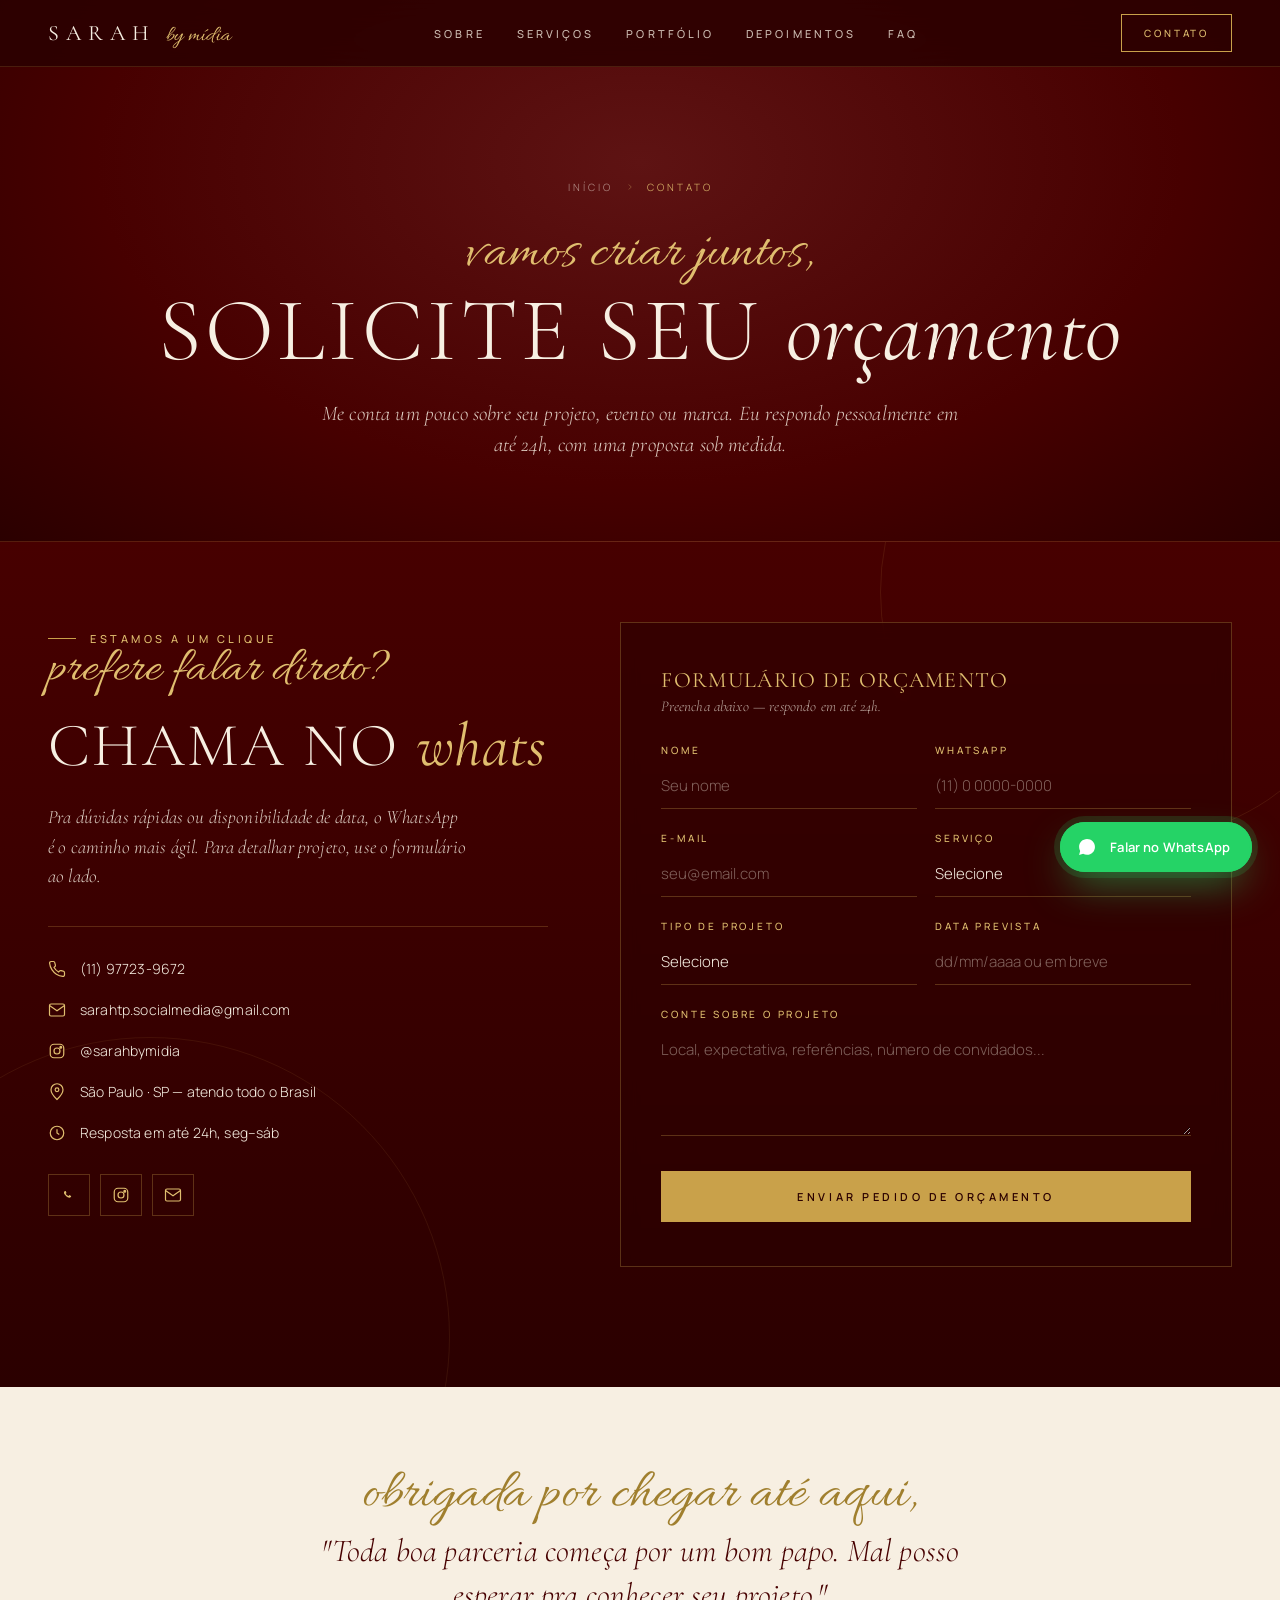
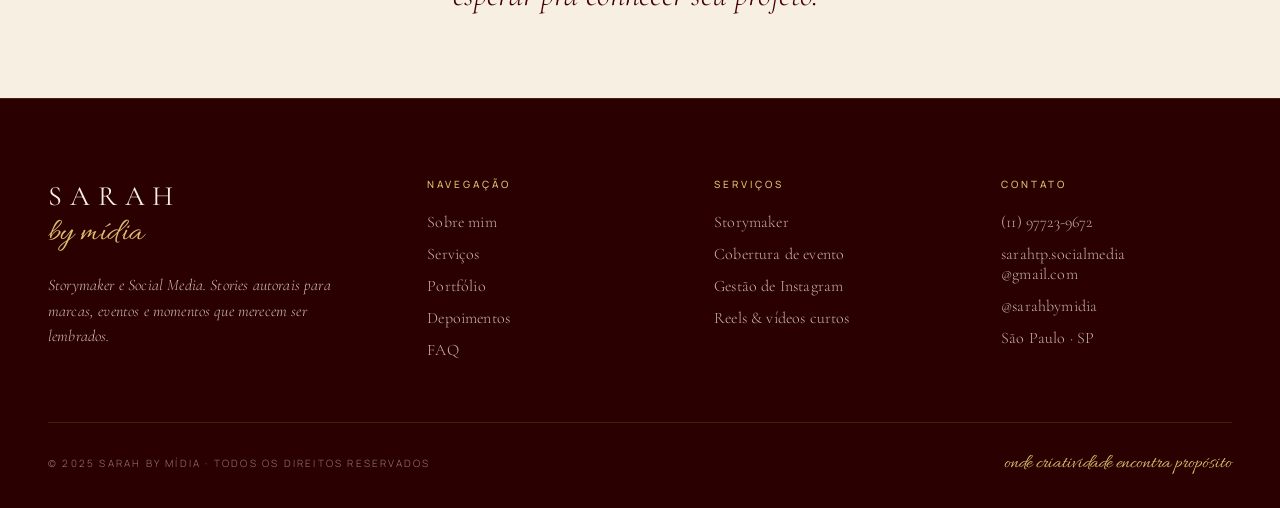
<file: contato.html>
<!DOCTYPE html>
<html lang="pt-BR">
<head>
<meta charset="UTF-8" />
<meta name="viewport" content="width=device-width, initial-scale=1.0" />
<title>Contato — Sarah by Mídia</title>
<link rel="preconnect" href="https://fonts.googleapis.com">
<link rel="preconnect" href="https://fonts.gstatic.com" crossorigin>
<link href="https://fonts.googleapis.com/css2?family=Cormorant+Garamond:ital,wght@0,300;0,400;0,500;1,300;1,400;1,500&family=Allura&family=Manrope:wght@200;300;400;500;600&display=swap" rel="stylesheet">
<link rel="stylesheet" href="styles.css">

<style>
.contact-wrap {
  position: relative; overflow: hidden;
  background: linear-gradient(180deg, var(--wine), var(--wine-deep));
  padding: 80px 48px 120px;
}
.contact-wrap::before {
  content: ""; position: absolute;
  top: -200px; right: -100px; width: 500px; height: 500px;
  border: 1px solid var(--gold); border-radius: 50%;
  opacity: 0.12; pointer-events: none;
}
.contact-wrap::after {
  content: ""; position: absolute;
  bottom: -250px; left: -150px; width: 600px; height: 600px;
  border: 1px solid var(--gold); border-radius: 50%;
  opacity: 0.1; pointer-events: none;
}
.contact__grid {
  max-width: 1280px; margin: 0 auto;
  display: grid; grid-template-columns: 0.9fr 1.1fr; gap: 72px; align-items: flex-start;
  position: relative;
}
.contact__copy .eyebrow { color: var(--gold-light); }
.contact__copy h2 {
  font-family: var(--font-display); font-weight: 300;
  font-size: clamp(36px, 4.8vw, 64px);
  letter-spacing: 0.04em; text-transform: uppercase;
  color: var(--cream); margin: 18px 0 6px;
}
.contact__copy h2 .italic { font-style: italic; font-weight: 400; text-transform: none; color: var(--gold-light); letter-spacing: 0.005em; }
.contact__copy .script { font-size: clamp(32px, 4vw, 50px); }
.contact__copy p {
  font-family: var(--font-display); font-style: italic; font-weight: 300;
  font-size: 19px; line-height: 1.55; color: rgba(247,239,226,0.85);
  margin: 24px 0 36px; max-width: 420px;
}
.contact__info {
  display: flex; flex-direction: column; gap: 22px;
  padding-top: 32px; border-top: 1px solid rgba(201,161,74,0.25);
}
.contact__info-row {
  display: flex; gap: 14px; align-items: center;
  font-size: 14px; color: var(--cream);
}
.contact__info-row a { color: var(--cream); transition: color 0.2s; }
.contact__info-row a:hover { color: var(--gold-light); }
.contact__info-row svg { width: 18px; height: 18px; color: var(--gold-light); flex-shrink: 0; }

.contact__socials { margin-top: 32px; display: flex; gap: 10px; }
.contact__socials a {
  width: 42px; height: 42px;
  border: 1px solid rgba(201,161,74,0.3);
  display: grid; place-items: center;
  color: var(--gold-light);
  transition: background 0.25s, color 0.25s;
}
.contact__socials a:hover { background: var(--gold); color: var(--wine-deep); }
.contact__socials svg { width: 18px; height: 18px; }

/* form */
.form {
  background: rgba(43,0,0,0.55);
  border: 1px solid rgba(201,161,74,0.3);
  padding: 44px 40px;
  backdrop-filter: blur(8px);
}
.form__heading {
  font-family: var(--font-display); font-weight: 400;
  font-size: 22px; letter-spacing: 0.06em; text-transform: uppercase;
  color: var(--gold-light); margin-bottom: 4px;
}
.form__sub {
  font-family: var(--font-display); font-style: italic; font-weight: 300;
  font-size: 15px; color: rgba(247,239,226,0.7);
  margin-bottom: 28px;
}
.form__row { display: grid; grid-template-columns: 1fr 1fr; gap: 18px; }
.form__field { margin-bottom: 22px; }
.form__field--full { grid-column: 1/-1; }
.form__field label {
  display: block;
  font-size: 10px; letter-spacing: 0.28em; text-transform: uppercase;
  color: var(--gold-light); margin-bottom: 8px; font-weight: 500;
}
.form__field input,
.form__field select,
.form__field textarea {
  width: 100%;
  background: transparent; color: var(--cream);
  border: none; border-bottom: 1px solid rgba(201,161,74,0.3);
  padding: 10px 0 12px;
  font-family: var(--font-body); font-size: 15px; font-weight: 300;
  outline: none; transition: border-color 0.25s;
}
.form__field input::placeholder, .form__field textarea::placeholder { color: rgba(247,239,226,0.4); }
.form__field input:focus, .form__field select:focus, .form__field textarea:focus { border-color: var(--gold); }
.form__field select { appearance: none; cursor: pointer; }
.form__field select option { background: var(--wine-deep); color: var(--cream); }
.form__field textarea { resize: vertical; min-height: 90px; }
.form__submit {
  width: 100%;
  padding: 18px;
  background: var(--gold); color: var(--wine-deep);
  font-family: var(--font-body); font-weight: 600;
  font-size: 11px; letter-spacing: 0.32em; text-transform: uppercase;
  margin-top: 8px;
  transition: background 0.25s;
}
.form__submit:hover { background: var(--gold-light); }

@media (max-width: 980px) {
  .contact__grid { grid-template-columns: 1fr; gap: 48px; }
  .form { padding: 32px 24px; }
  .form__row { grid-template-columns: 1fr; }
}

/* THANKS BANNER */
.thanks-band {
  background: var(--cream); color: var(--ink);
  padding: 80px 48px; text-align: center;
}
.thanks-band .script { font-size: clamp(36px, 4.6vw, 56px); color: var(--gold-deep); margin-bottom: 6px; }
.thanks-band h3 {
  font-family: var(--font-display); font-weight: 300; font-style: italic;
  font-size: clamp(22px, 3vw, 32px);
  color: var(--wine); max-width: 700px; margin: 0 auto; line-height: 1.4;
}
</style>
</head>
<body>

<header class="nav solid" id="nav">
  <a href="index.html" class="nav__brand">Sarah <small>by mídia</small></a>
  <nav class="nav__links">
    <a href="sobre.html">Sobre</a>
    <a href="servicos.html">Serviços</a>
    <a href="portfolio.html">Portfólio</a>
    <a href="depoimentos.html">Depoimentos</a>
    <a href="faq.html">FAQ</a>
  </nav>
  <div style="display:flex; gap:12px; align-items:center;">
    <a href="contato.html" class="nav__cta active">Contato</a>
    <button class="nav__toggle" aria-label="Menu" onclick="document.getElementById('nav').classList.toggle('open')">
      <svg viewBox="0 0 24 24" fill="none" stroke="currentColor" stroke-width="1.6" width="18" height="18"><path d="M4 7h16M4 12h16M4 17h16"/></svg>
    </button>
  </div>
</header>

<section class="page-hero">
  <div class="crumbs">
    <a href="index.html">Início</a>
    <svg viewBox="0 0 24 24" fill="none" stroke="currentColor" stroke-width="1.6"><path d="M9 6l6 6-6 6"/></svg>
    <span>Contato</span>
  </div>
  <div class="script">vamos criar juntos,</div>
  <h1>Solicite seu <span class="italic">orçamento</span></h1>
  <p>Me conta um pouco sobre seu projeto, evento ou marca. Eu respondo pessoalmente em até 24h, com uma proposta sob medida.</p>
</section>

<section class="contact-wrap">
  <div class="contact__grid">
    <div class="contact__copy">
      <div class="eyebrow">Estamos a um clique</div>
      <div class="script">prefere falar direto?</div>
      <h2>Chama no <span class="italic">whats</span></h2>
      <p>Pra dúvidas rápidas ou disponibilidade de data, o WhatsApp é o caminho mais ágil. Para detalhar projeto, use o formulário ao lado.</p>
      <div class="contact__info">
        <div class="contact__info-row">
          <svg viewBox="0 0 24 24" fill="none" stroke="currentColor" stroke-width="1.6"><path d="M22 16.92v3a2 2 0 01-2.18 2 19.79 19.79 0 01-8.63-3.07 19.5 19.5 0 01-6-6 19.79 19.79 0 01-3.07-8.67A2 2 0 014.11 2h3a2 2 0 012 1.72 12.84 12.84 0 00.7 2.81 2 2 0 01-.45 2.11L8.09 9.91a16 16 0 006 6l1.27-1.27a2 2 0 012.11-.45 12.84 12.84 0 002.81.7A2 2 0 0122 16.92z"/></svg>
          <a href="https://wa.me/5511977239672" target="_blank">(11) 97723-9672</a>
        </div>
        <div class="contact__info-row">
          <svg viewBox="0 0 24 24" fill="none" stroke="currentColor" stroke-width="1.6"><path d="M4 4h16c1.1 0 2 .9 2 2v12c0 1.1-.9 2-2 2H4c-1.1 0-2-.9-2-2V6c0-1.1.9-2 2-2z"/><polyline points="22,6 12,13 2,6"/></svg>
          <a href="mailto:sarahtp.socialmedia@gmail.com">sarahtp.socialmedia@gmail.com</a>
        </div>
        <div class="contact__info-row">
          <svg viewBox="0 0 24 24" fill="none" stroke="currentColor" stroke-width="1.6"><rect x="3" y="3" width="18" height="18" rx="5"/><circle cx="12" cy="12" r="4"/><circle cx="17" cy="7" r="1.2" fill="currentColor"/></svg>
          <a href="#" target="_blank">@sarahbymidia</a>
        </div>
        <div class="contact__info-row">
          <svg viewBox="0 0 24 24" fill="none" stroke="currentColor" stroke-width="1.6"><path d="M12 22s-8-7.5-8-13a8 8 0 0116 0c0 5.5-8 13-8 13z"/><circle cx="12" cy="9" r="2.5"/></svg>
          <span>São Paulo · SP — atendo todo o Brasil</span>
        </div>
        <div class="contact__info-row">
          <svg viewBox="0 0 24 24" fill="none" stroke="currentColor" stroke-width="1.6"><circle cx="12" cy="12" r="9"/><path d="M12 7v5l3 2"/></svg>
          <span>Resposta em até 24h, seg–sáb</span>
        </div>
      </div>
      <div class="contact__socials">
        <a href="https://wa.me/5511977239672" target="_blank" aria-label="WhatsApp">
          <svg viewBox="0 0 32 32" fill="currentColor"><path d="M19.11 17.31c-.31-.16-1.84-.91-2.13-1.01-.29-.11-.49-.16-.7.16-.21.31-.8 1.01-.98 1.22-.18.21-.36.23-.67.08-.31-.16-1.31-.48-2.5-1.54-.92-.82-1.55-1.84-1.73-2.15-.18-.31-.02-.48.14-.63.14-.14.31-.36.47-.54.16-.18.21-.31.31-.52.1-.21.05-.39-.03-.54-.08-.16-.7-1.69-.96-2.31-.25-.61-.51-.53-.7-.54-.18-.01-.39-.01-.6-.01-.21 0-.54.08-.83.39-.29.31-1.09 1.07-1.09 2.6 0 1.53 1.12 3.01 1.27 3.22.16.21 2.2 3.36 5.34 4.71.74.32 1.33.51 1.78.66.75.24 1.43.21 1.97.13.6-.09 1.84-.75 2.1-1.48.26-.73.26-1.35.18-1.48-.08-.13-.28-.21-.59-.36z"/></svg>
        </a>
        <a href="#" aria-label="Instagram">
          <svg viewBox="0 0 24 24" fill="none" stroke="currentColor" stroke-width="1.6"><rect x="3" y="3" width="18" height="18" rx="5"/><circle cx="12" cy="12" r="4"/><circle cx="17" cy="7" r="1.2" fill="currentColor"/></svg>
        </a>
        <a href="mailto:sarahtp.socialmedia@gmail.com" aria-label="E-mail">
          <svg viewBox="0 0 24 24" fill="none" stroke="currentColor" stroke-width="1.6"><path d="M4 4h16c1.1 0 2 .9 2 2v12c0 1.1-.9 2-2 2H4c-1.1 0-2-.9-2-2V6c0-1.1.9-2 2-2z"/><polyline points="22,6 12,13 2,6"/></svg>
        </a>
      </div>
    </div>

    <form class="form" onsubmit="event.preventDefault(); document.getElementById('thanks').scrollIntoView({behavior:'smooth'}); this.reset();">
      <div class="form__heading">Formulário de orçamento</div>
      <div class="form__sub">Preencha abaixo — respondo em até 24h.</div>
      <div class="form__row">
        <div class="form__field">
          <label>Nome</label>
          <input type="text" placeholder="Seu nome" required />
        </div>
        <div class="form__field">
          <label>WhatsApp</label>
          <input type="tel" placeholder="(11) 0 0000-0000" required />
        </div>
      </div>
      <div class="form__row">
        <div class="form__field">
          <label>E-mail</label>
          <input type="email" placeholder="seu@email.com" required />
        </div>
        <div class="form__field">
          <label>Serviço</label>
          <select required>
            <option value="">Selecione</option>
            <option>Storymaker — Evento</option>
            <option>Storymaker + Reels</option>
            <option>Social Media (mensal)</option>
            <option>Pacote completo</option>
            <option>Outro</option>
          </select>
        </div>
      </div>
      <div class="form__row">
        <div class="form__field">
          <label>Tipo de projeto</label>
          <select required>
            <option value="">Selecione</option>
            <option>Casamento</option>
            <option>Aniversário / 15 anos</option>
            <option>Formatura</option>
            <option>Marca / empresa</option>
            <option>Lançamento</option>
            <option>Outro</option>
          </select>
        </div>
        <div class="form__field">
          <label>Data prevista</label>
          <input type="text" placeholder="dd/mm/aaaa ou em breve" />
        </div>
      </div>
      <div class="form__field form__field--full">
        <label>Conte sobre o projeto</label>
        <textarea rows="4" placeholder="Local, expectativa, referências, número de convidados..." required></textarea>
      </div>
      <button type="submit" class="form__submit">Enviar pedido de orçamento</button>
    </form>
  </div>
</section>

<section class="thanks-band" id="thanks">
  <div class="script">obrigada por chegar até aqui,</div>
  <h3>"Toda boa parceria começa por um bom papo. Mal posso esperar pra conhecer seu projeto."</h3>
</section>

<footer class="footer">
  <div class="footer__grid">
    <div>
      <div class="footer__brand">Sarah</div>
      <div class="footer__tagline">by mídia</div>
      <p class="footer__about">Storymaker e Social Media. Stories autorais para marcas, eventos e momentos que merecem ser lembrados.</p>
    </div>
    <div class="footer__col">
      <h4>Navegação</h4>
      <ul>
        <li><a href="sobre.html">Sobre mim</a></li>
        <li><a href="servicos.html">Serviços</a></li>
        <li><a href="portfolio.html">Portfólio</a></li>
        <li><a href="depoimentos.html">Depoimentos</a></li>
        <li><a href="faq.html">FAQ</a></li>
      </ul>
    </div>
    <div class="footer__col">
      <h4>Serviços</h4>
      <ul>
        <li><a href="servicos.html">Storymaker</a></li>
        <li><a href="servicos.html">Cobertura de evento</a></li>
        <li><a href="servicos.html">Gestão de Instagram</a></li>
        <li><a href="servicos.html">Reels & vídeos curtos</a></li>
      </ul>
    </div>
    <div class="footer__col">
      <h4>Contato</h4>
      <ul>
        <li><a href="https://wa.me/5511977239672">(11) 97723-9672</a></li>
        <li><a href="mailto:sarahtp.socialmedia@gmail.com">sarahtp.socialmedia<br>@gmail.com</a></li>
        <li><a href="#">@sarahbymidia</a></li>
        <li>São Paulo · SP</li>
      </ul>
    </div>
  </div>
  <div class="footer__bottom">
    <span>© 2025 Sarah by Mídia · Todos os direitos reservados</span>
    <small>onde criatividade encontra propósito</small>
  </div>
</footer>

<a href="https://wa.me/5511977239672?text=Ol%C3%A1%20Sarah%2C%20vim%20do%20site%20e%20gostaria%20de%20um%20or%C3%A7amento." class="wa-float" target="_blank" rel="noopener">
  <span class="pulse"></span>
  <svg viewBox="0 0 32 32" fill="currentColor"><path d="M19.11 17.31c-.31-.16-1.84-.91-2.13-1.01-.29-.11-.49-.16-.7.16-.21.31-.8 1.01-.98 1.22-.18.21-.36.23-.67.08-.31-.16-1.31-.48-2.5-1.54-.92-.82-1.55-1.84-1.73-2.15-.18-.31-.02-.48.14-.63.14-.14.31-.36.47-.54.16-.18.21-.31.31-.52.1-.21.05-.39-.03-.54-.08-.16-.7-1.69-.96-2.31-.25-.61-.51-.53-.7-.54-.18-.01-.39-.01-.6-.01-.21 0-.54.08-.83.39-.29.31-1.09 1.07-1.09 2.6 0 1.53 1.12 3.01 1.27 3.22.16.21 2.2 3.36 5.34 4.71.74.32 1.33.51 1.78.66.75.24 1.43.21 1.97.13.6-.09 1.84-.75 2.1-1.48.26-.73.26-1.35.18-1.48-.08-.13-.28-.21-.59-.36zM16.04 4.5C9.69 4.5 4.5 9.69 4.5 16.04c0 2.04.53 4.03 1.54 5.79L4.5 27.5l5.86-1.53c1.7.93 3.61 1.42 5.68 1.42 6.35 0 11.54-5.19 11.54-11.54S22.39 4.5 16.04 4.5z"/></svg>
  <span>Falar no WhatsApp</span>
</a>

</body>
</html>
</file>
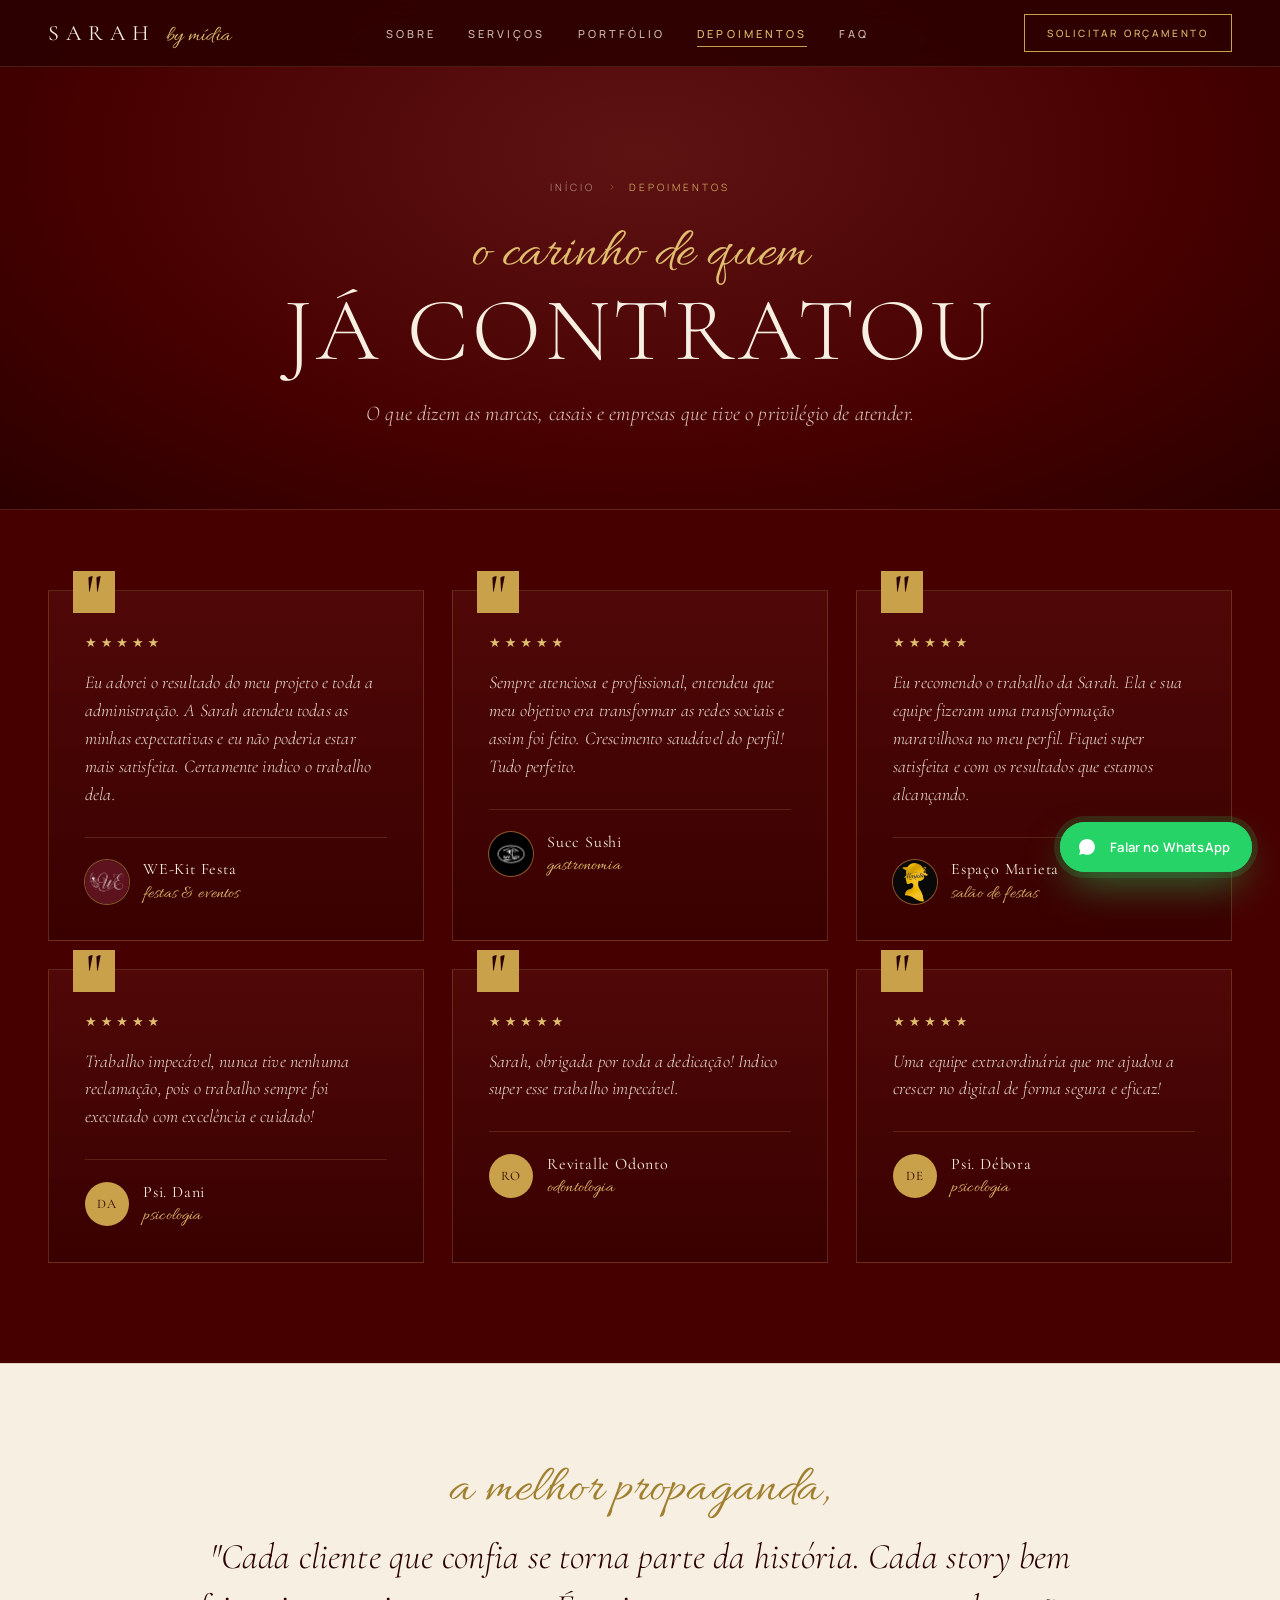
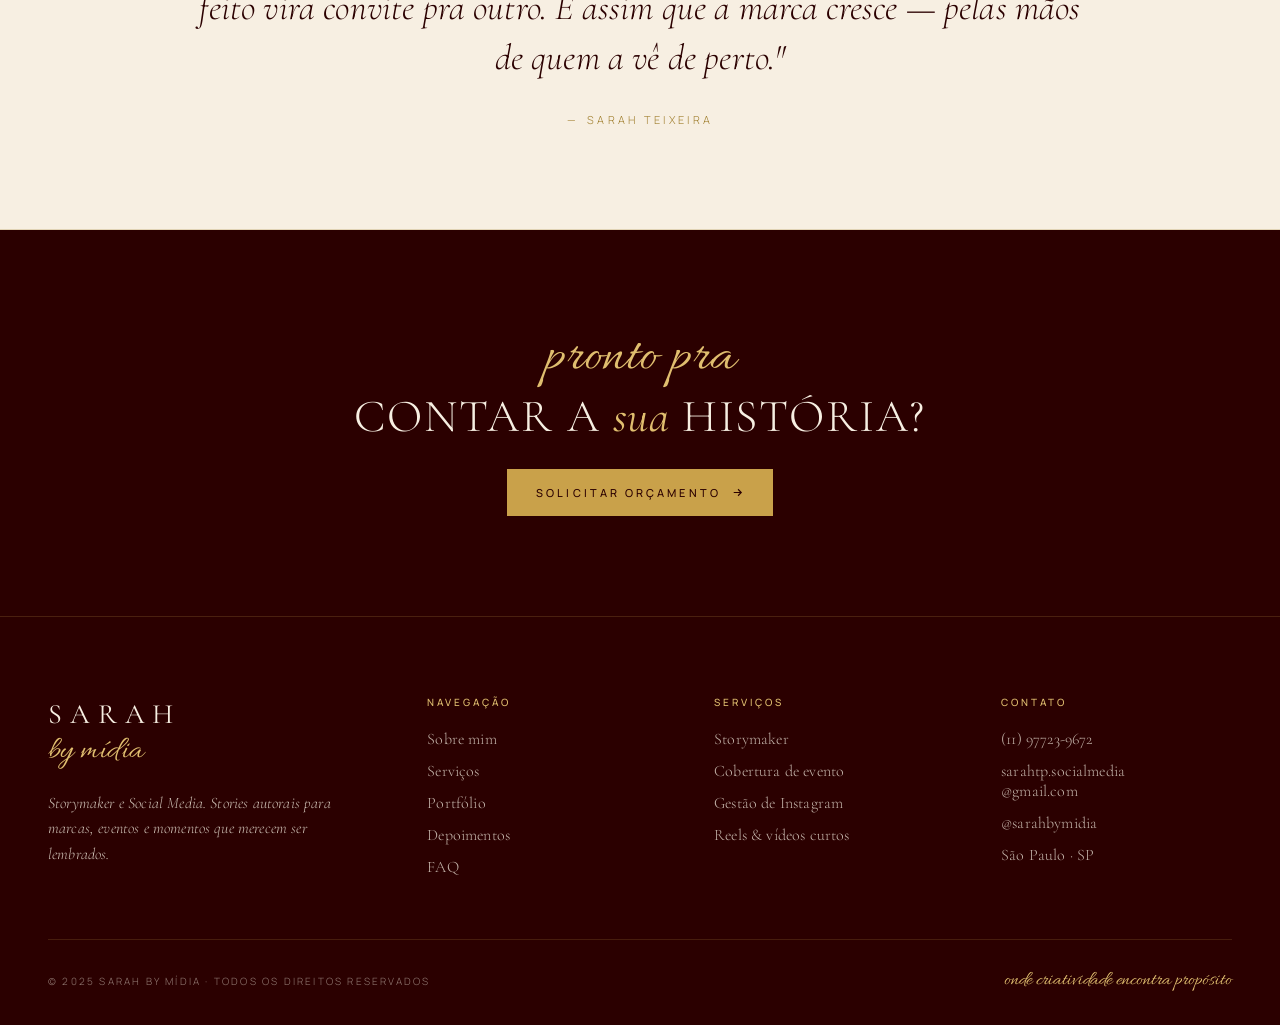
<file: depoimentos.html>
<!DOCTYPE html>
<html lang="pt-BR">
<head>
<meta charset="UTF-8" />
<meta name="viewport" content="width=device-width, initial-scale=1.0" />
<title>Depoimentos — Sarah by Mídia</title>
<link rel="preconnect" href="https://fonts.googleapis.com">
<link rel="preconnect" href="https://fonts.gstatic.com" crossorigin>
<link href="https://fonts.googleapis.com/css2?family=Cormorant+Garamond:ital,wght@0,300;0,400;0,500;1,300;1,400;1,500&family=Allura&family=Manrope:wght@200;300;400;500;600&display=swap" rel="stylesheet">
<link rel="stylesheet" href="styles.css">

<style>
.testimonials { padding: 80px 48px 100px; }
.testimonials__container { max-width: 1280px; margin: 0 auto; }
.testimonials__grid {
  display: grid; grid-template-columns: repeat(3, 1fr); gap: 28px;
}
.testimonial {
  background: linear-gradient(180deg, rgba(94,19,19,0.4), rgba(43,0,0,0.5));
  border: 1px solid rgba(201,161,74,0.25);
  padding: 42px 36px 36px; position: relative;
}
.testimonial__quote {
  position: absolute; top: -20px; left: 24px;
  width: 42px; height: 42px; background: var(--gold); color: var(--wine-deep);
  display: grid; place-items: center;
  font-family: var(--font-display); font-size: 56px;
  font-weight: 400; line-height: 0; padding-top: 4px;
}
.testimonial__stars {
  color: var(--gold-light); margin-bottom: 18px;
  letter-spacing: 4px; font-size: 13px;
}
.testimonial__text {
  font-family: var(--font-display); font-style: italic; font-weight: 300;
  font-size: 18px; line-height: 1.55;
  color: rgba(247,239,226,0.92); margin-bottom: 28px;
}
.testimonial__person {
  display: flex; align-items: center; gap: 14px;
  padding-top: 22px; border-top: 1px solid rgba(201,161,74,0.2);
}
.testimonial__avatar {
  width: 44px; height: 44px; border-radius: 50%;
  background: var(--gold);
  display: grid; place-items: center;
  font-family: var(--font-display); font-weight: 400;
  color: var(--wine-deep); font-size: 13px;
  letter-spacing: 0.06em;
  flex-shrink: 0; overflow: hidden;
}
.testimonial__avatar img {
  width: 100%; height: 100%;
  object-fit: cover; border-radius: 50%;
  display: block;
}
.testimonial__avatar--logo {
  background: none;
  box-shadow: 0 0 0 1px rgba(201,161,74,0.55);
}
.testimonial__name strong {
  font-family: var(--font-display); font-weight: 400;
  font-size: 16px; color: var(--cream);
  letter-spacing: 0.05em;
  display: block; line-height: 1.2;
}
.testimonial__name span {
  font-family: var(--font-script);
  font-size: 18px; color: var(--gold-light); line-height: 1;
}
@media (max-width: 980px) { .testimonials__grid { grid-template-columns: 1fr 1fr; } }
@media (max-width: 720px) { .testimonials__grid { grid-template-columns: 1fr; } }

/* PULL QUOTE */
.pull-quote {
  background: var(--cream); color: var(--ink);
  padding: 100px 48px; text-align: center;
  border-top: 1px solid rgba(160,127,46,0.25);
  border-bottom: 1px solid rgba(160,127,46,0.25);
}
.pull-quote__inner { max-width: 900px; margin: 0 auto; }
.pull-quote .script { font-size: clamp(34px, 4.4vw, 52px); color: var(--gold-deep); }
.pull-quote blockquote {
  font-family: var(--font-display); font-style: italic; font-weight: 300;
  font-size: clamp(24px, 3.2vw, 36px); line-height: 1.4;
  color: var(--wine-deep); margin: 16px 0 24px;
}
.pull-quote cite {
  font-style: normal;
  font-size: 11px; letter-spacing: 0.3em; text-transform: uppercase;
  color: var(--gold-deep);
}
.pull-quote cite::before { content: "—"; margin-right: 8px; }

.cta-band {
  padding: 100px 48px; text-align: center; background: var(--wine-deep);
}
.cta-band .script { font-size: clamp(36px, 4.6vw, 56px); margin-bottom: 6px; }
.cta-band h2 {
  font-family: var(--font-display); font-weight: 300;
  font-size: clamp(28px, 3.8vw, 46px); letter-spacing: 0.04em; text-transform: uppercase;
  color: var(--cream); margin-bottom: 28px;
}
.cta-band h2 .italic { font-style: italic; font-weight: 400; text-transform: none; color: var(--gold-light); letter-spacing: 0.005em; }
</style>
</head>
<body>

<header class="nav solid" id="nav">
  <a href="index.html" class="nav__brand">Sarah <small>by mídia</small></a>
  <nav class="nav__links">
    <a href="sobre.html">Sobre</a>
    <a href="servicos.html">Serviços</a>
    <a href="portfolio.html">Portfólio</a>
    <a href="depoimentos.html" class="active">Depoimentos</a>
    <a href="faq.html">FAQ</a>
  </nav>
  <div style="display:flex; gap:12px; align-items:center;">
    <a href="contato.html" class="nav__cta">Solicitar orçamento</a>
    <button class="nav__toggle" aria-label="Menu" onclick="document.getElementById('nav').classList.toggle('open')">
      <svg viewBox="0 0 24 24" fill="none" stroke="currentColor" stroke-width="1.6" width="18" height="18"><path d="M4 7h16M4 12h16M4 17h16"/></svg>
    </button>
  </div>
</header>

<section class="page-hero">
  <div class="crumbs">
    <a href="index.html">Início</a>
    <svg viewBox="0 0 24 24" fill="none" stroke="currentColor" stroke-width="1.6"><path d="M9 6l6 6-6 6"/></svg>
    <span>Depoimentos</span>
  </div>
  <div class="script">o carinho de quem</div>
  <h1>já contratou</h1>
  <p>O que dizem as marcas, casais e empresas que tive o privilégio de atender.</p>
</section>

<section class="testimonials">
  <div class="testimonials__container">
    <div class="testimonials__grid">
      <article class="testimonial">
        <div class="testimonial__quote">"</div>
        <div class="testimonial__stars">★★★★★</div>
        <p class="testimonial__text">Eu adorei o resultado do meu projeto e toda a administração. A Sarah atendeu todas as minhas expectativas e eu não poderia estar mais satisfeita. Certamente indico o trabalho dela.</p>
        <div class="testimonial__person">
          <div class="testimonial__avatar testimonial__avatar--logo"><img src="uploads/we.jpg" alt="Logo WE-Kit Festa" /></div>
          <div class="testimonial__name">
            <strong>WE-Kit Festa</strong>
            <span>festas &amp; eventos</span>
          </div>
        </div>
      </article>

      <article class="testimonial">
        <div class="testimonial__quote">"</div>
        <div class="testimonial__stars">★★★★★</div>
        <p class="testimonial__text">Sempre atenciosa e profissional, entendeu que meu objetivo era transformar as redes sociais e assim foi feito. Crescimento saudável do perfil! Tudo perfeito.</p>
        <div class="testimonial__person">
          <div class="testimonial__avatar testimonial__avatar--logo"><img src="uploads/succ.jpg" alt="Logo Succ Sushi" /></div>
          <div class="testimonial__name">
            <strong>Succ Sushi</strong>
            <span>gastronomia</span>
          </div>
        </div>
      </article>

      <article class="testimonial">
        <div class="testimonial__quote">"</div>
        <div class="testimonial__stars">★★★★★</div>
        <p class="testimonial__text">Eu recomendo o trabalho da Sarah. Ela e sua equipe fizeram uma transformação maravilhosa no meu perfil. Fiquei super satisfeita e com os resultados que estamos alcançando.</p>
        <div class="testimonial__person">
          <div class="testimonial__avatar testimonial__avatar--logo"><img src="uploads/marieta.jpg" alt="Logo Espaço Marieta" /></div>
          <div class="testimonial__name">
            <strong>Espaço Marieta</strong>
            <span>salão de festas</span>
          </div>
        </div>
      </article>

      <article class="testimonial">
        <div class="testimonial__quote">"</div>
        <div class="testimonial__stars">★★★★★</div>
        <p class="testimonial__text">Trabalho impecável, nunca tive nenhuma reclamação, pois o trabalho sempre foi executado com excelência e cuidado!</p>
        <div class="testimonial__person">
          <div class="testimonial__avatar">DA</div>
          <div class="testimonial__name">
            <strong>Psi. Dani</strong>
            <span>psicologia</span>
          </div>
        </div>
      </article>

      <article class="testimonial">
        <div class="testimonial__quote">"</div>
        <div class="testimonial__stars">★★★★★</div>
        <p class="testimonial__text">Sarah, obrigada por toda a dedicação! Indico super esse trabalho impecável.</p>
        <div class="testimonial__person">
          <div class="testimonial__avatar">RO</div>
          <div class="testimonial__name">
            <strong>Revitalle Odonto</strong>
            <span>odontologia</span>
          </div>
        </div>
      </article>

      <article class="testimonial">
        <div class="testimonial__quote">"</div>
        <div class="testimonial__stars">★★★★★</div>
        <p class="testimonial__text">Uma equipe extraordinária que me ajudou a crescer no digital de forma segura e eficaz!</p>
        <div class="testimonial__person">
          <div class="testimonial__avatar">DE</div>
          <div class="testimonial__name">
            <strong>Psi. Débora</strong>
            <span>psicologia</span>
          </div>
        </div>
      </article>
    </div>
  </div>
</section>

<section class="pull-quote">
  <div class="pull-quote__inner">
    <div class="script">a melhor propaganda,</div>
    <blockquote>
      "Cada cliente que confia se torna parte da história. Cada story bem feito vira convite pra outro. É assim que a marca cresce — pelas mãos de quem a vê de perto."
    </blockquote>
    <cite>Sarah Teixeira</cite>
  </div>
</section>

<section class="cta-band">
  <div class="script">pronto pra</div>
  <h2>contar a <span class="italic">sua</span> história?</h2>
  <a href="contato.html" class="btn btn-gold">
    Solicitar orçamento
    <svg viewBox="0 0 24 24" fill="none" stroke="currentColor" stroke-width="2"><path d="M5 12h14M13 6l6 6-6 6"/></svg>
  </a>
</section>

<footer class="footer">
  <div class="footer__grid">
    <div>
      <div class="footer__brand">Sarah</div>
      <div class="footer__tagline">by mídia</div>
      <p class="footer__about">Storymaker e Social Media. Stories autorais para marcas, eventos e momentos que merecem ser lembrados.</p>
    </div>
    <div class="footer__col">
      <h4>Navegação</h4>
      <ul>
        <li><a href="sobre.html">Sobre mim</a></li>
        <li><a href="servicos.html">Serviços</a></li>
        <li><a href="portfolio.html">Portfólio</a></li>
        <li><a href="depoimentos.html">Depoimentos</a></li>
        <li><a href="faq.html">FAQ</a></li>
      </ul>
    </div>
    <div class="footer__col">
      <h4>Serviços</h4>
      <ul>
        <li><a href="servicos.html">Storymaker</a></li>
        <li><a href="servicos.html">Cobertura de evento</a></li>
        <li><a href="servicos.html">Gestão de Instagram</a></li>
        <li><a href="servicos.html">Reels & vídeos curtos</a></li>
      </ul>
    </div>
    <div class="footer__col">
      <h4>Contato</h4>
      <ul>
        <li><a href="https://wa.me/5511977239672">(11) 97723-9672</a></li>
        <li><a href="mailto:sarahtp.socialmedia@gmail.com">sarahtp.socialmedia<br>@gmail.com</a></li>
        <li><a href="#">@sarahbymidia</a></li>
        <li>São Paulo · SP</li>
      </ul>
    </div>
  </div>
  <div class="footer__bottom">
    <span>© 2025 Sarah by Mídia · Todos os direitos reservados</span>
    <small>onde criatividade encontra propósito</small>
  </div>
</footer>

<a href="https://wa.me/5511977239672?text=Ol%C3%A1%20Sarah%2C%20vim%20do%20site%20e%20gostaria%20de%20um%20or%C3%A7amento." class="wa-float" target="_blank" rel="noopener">
  <span class="pulse"></span>
  <svg viewBox="0 0 32 32" fill="currentColor"><path d="M19.11 17.31c-.31-.16-1.84-.91-2.13-1.01-.29-.11-.49-.16-.7.16-.21.31-.8 1.01-.98 1.22-.18.21-.36.23-.67.08-.31-.16-1.31-.48-2.5-1.54-.92-.82-1.55-1.84-1.73-2.15-.18-.31-.02-.48.14-.63.14-.14.31-.36.47-.54.16-.18.21-.31.31-.52.1-.21.05-.39-.03-.54-.08-.16-.7-1.69-.96-2.31-.25-.61-.51-.53-.7-.54-.18-.01-.39-.01-.6-.01-.21 0-.54.08-.83.39-.29.31-1.09 1.07-1.09 2.6 0 1.53 1.12 3.01 1.27 3.22.16.21 2.2 3.36 5.34 4.71.74.32 1.33.51 1.78.66.75.24 1.43.21 1.97.13.6-.09 1.84-.75 2.1-1.48.26-.73.26-1.35.18-1.48-.08-.13-.28-.21-.59-.36zM16.04 4.5C9.69 4.5 4.5 9.69 4.5 16.04c0 2.04.53 4.03 1.54 5.79L4.5 27.5l5.86-1.53c1.7.93 3.61 1.42 5.68 1.42 6.35 0 11.54-5.19 11.54-11.54S22.39 4.5 16.04 4.5z"/></svg>
  <span>Falar no WhatsApp</span>
</a>

</body>
</html>
</file>
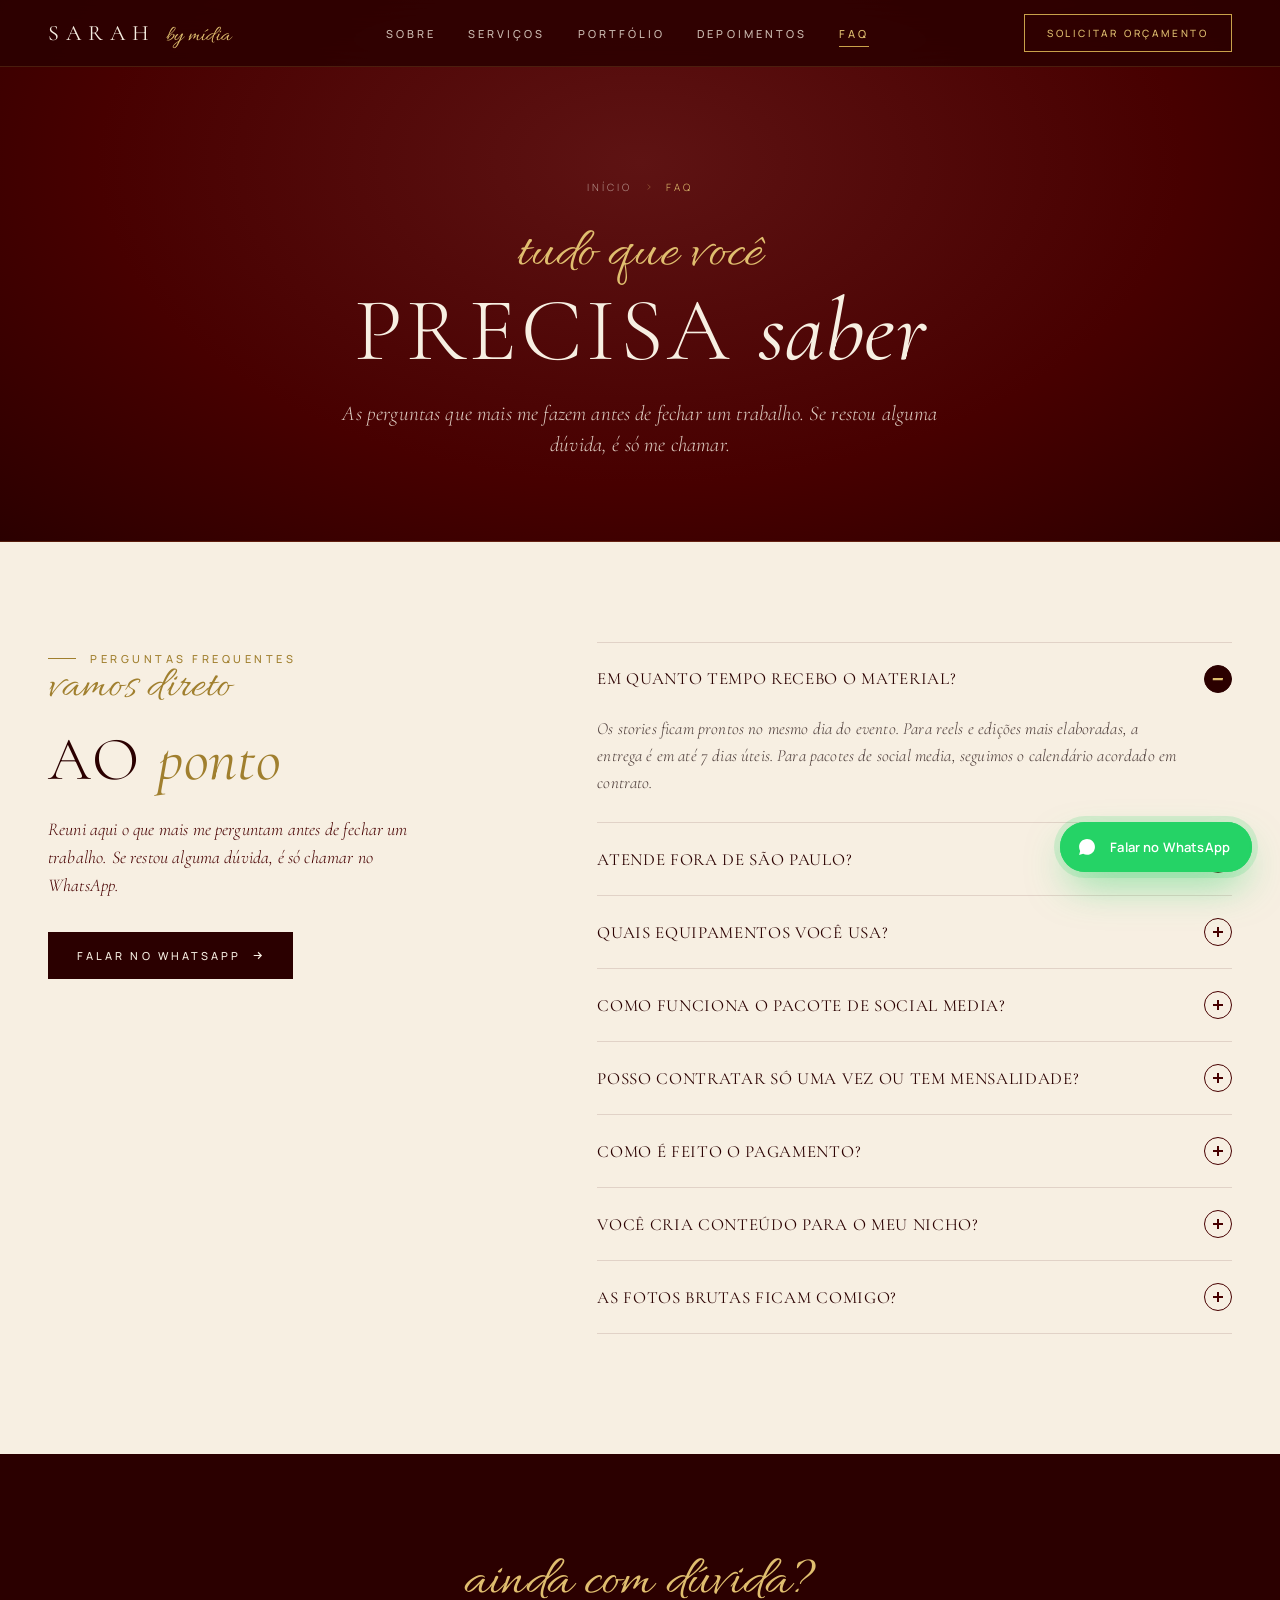
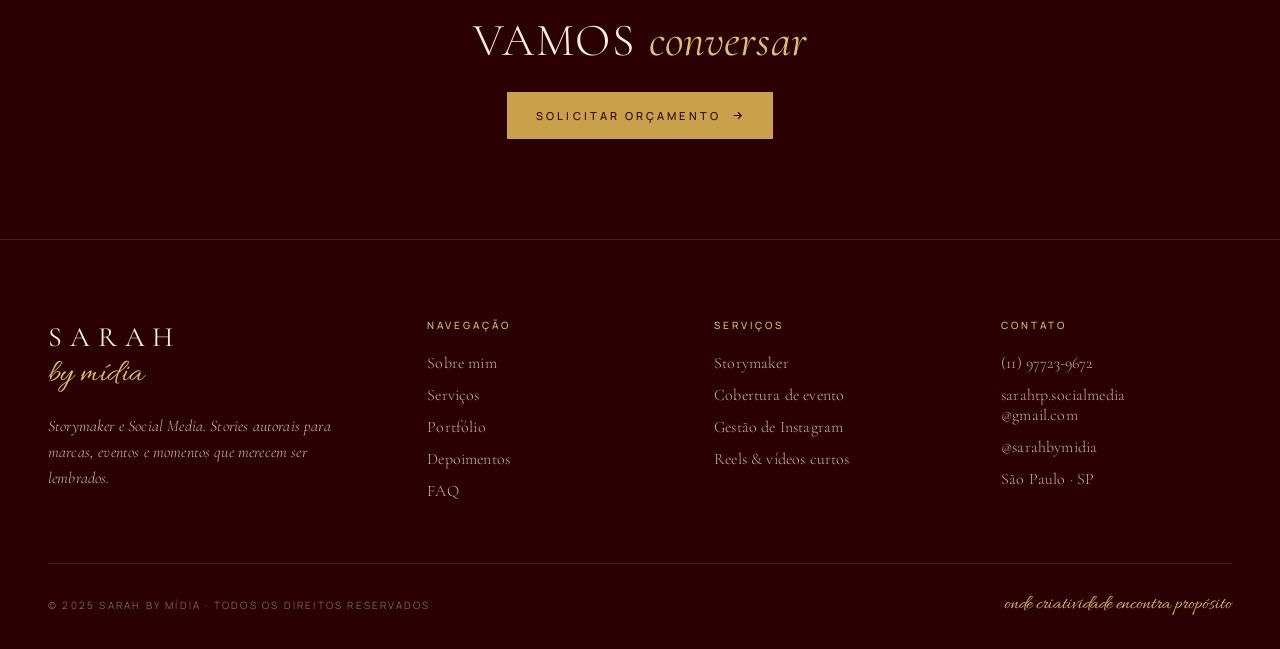
<file: faq.html>
<!DOCTYPE html>
<html lang="pt-BR">
<head>
<meta charset="UTF-8" />
<meta name="viewport" content="width=device-width, initial-scale=1.0" />
<title>FAQ — Sarah by Mídia</title>
<link rel="preconnect" href="https://fonts.googleapis.com">
<link rel="preconnect" href="https://fonts.gstatic.com" crossorigin>
<link href="https://fonts.googleapis.com/css2?family=Cormorant+Garamond:ital,wght@0,300;0,400;0,500;1,300;1,400;1,500&family=Allura&family=Manrope:wght@200;300;400;500;600&display=swap" rel="stylesheet">
<link rel="stylesheet" href="styles.css">

<style>
.faq {
  background: var(--cream); color: var(--ink);
  padding: 100px 48px 120px;
}
.faq__grid {
  max-width: 1280px; margin: 0 auto;
  display: grid; grid-template-columns: 0.85fr 1.15fr; gap: 80px; align-items: flex-start;
}
.faq__intro .eyebrow { color: var(--gold-deep); }
.faq__intro .eyebrow::before { background: var(--gold-deep); }
.faq__intro h2 {
  font-family: var(--font-display); font-weight: 300;
  font-size: clamp(36px, 4.8vw, 64px);
  letter-spacing: 0.04em; text-transform: uppercase;
  color: var(--wine-deep); margin: 18px 0 6px;
}
.faq__intro h2 .italic { font-style: italic; font-weight: 400; text-transform: none; color: var(--gold-deep); letter-spacing: 0.005em; }
.faq__intro .script {
  font-size: clamp(28px, 3.6vw, 44px); color: var(--gold-deep);
}
.faq__intro p {
  font-family: var(--font-display); font-style: italic; font-weight: 300;
  font-size: 18px; line-height: 1.55; color: var(--wine);
  margin: 24px 0 32px; max-width: 380px;
}

.faq__list { display: flex; flex-direction: column; }
.faq__item { border-bottom: 1px solid rgba(71,0,0,0.12); }
.faq__item:first-child { border-top: 1px solid rgba(71,0,0,0.12); }
.faq__q {
  display: flex; justify-content: space-between; align-items: center;
  width: 100%; padding: 22px 0; text-align: left;
  font-family: var(--font-display); font-weight: 400;
  font-size: 17px; letter-spacing: 0.04em;
  text-transform: uppercase;
  color: var(--wine-deep);
  transition: color 0.2s;
}
.faq__q:hover { color: var(--wine); }
.faq__q .plus {
  width: 28px; height: 28px; border: 1px solid var(--wine);
  border-radius: 50%;
  display: grid; place-items: center;
  position: relative; flex-shrink: 0;
  transition: background 0.25s, border-color 0.25s;
}
.faq__q .plus::before, .faq__q .plus::after {
  content: ""; position: absolute;
  background: var(--wine); transition: background 0.25s, transform 0.3s;
}
.faq__q .plus::before { width: 10px; height: 1.5px; }
.faq__q .plus::after { width: 1.5px; height: 10px; }
.faq__item.open .faq__q .plus { background: var(--wine-deep); border-color: var(--wine-deep); }
.faq__item.open .faq__q .plus::before { background: var(--gold-light); }
.faq__item.open .faq__q .plus::after { background: var(--gold-light); transform: rotate(90deg); }
.faq__a { max-height: 0; overflow: hidden; transition: max-height 0.4s ease, padding 0.4s ease; }
.faq__item.open .faq__a { max-height: 400px; padding: 0 0 26px; }
.faq__a p {
  font-family: var(--font-display); font-style: italic; font-weight: 300;
  font-size: 17px; line-height: 1.6; color: rgba(26,6,6,0.78);
  margin: 0; max-width: 580px;
}

@media (max-width: 980px) { .faq__grid { grid-template-columns: 1fr; gap: 48px; } }

.cta-band {
  padding: 100px 48px; text-align: center; background: var(--wine-deep);
}
.cta-band .script { font-size: clamp(36px, 4.6vw, 56px); margin-bottom: 6px; }
.cta-band h2 {
  font-family: var(--font-display); font-weight: 300;
  font-size: clamp(28px, 3.8vw, 46px); letter-spacing: 0.04em; text-transform: uppercase;
  color: var(--cream); margin-bottom: 28px;
}
.cta-band h2 .italic { font-style: italic; font-weight: 400; text-transform: none; color: var(--gold-light); letter-spacing: 0.005em; }
</style>
</head>
<body>

<header class="nav solid" id="nav">
  <a href="index.html" class="nav__brand">Sarah <small>by mídia</small></a>
  <nav class="nav__links">
    <a href="sobre.html">Sobre</a>
    <a href="servicos.html">Serviços</a>
    <a href="portfolio.html">Portfólio</a>
    <a href="depoimentos.html">Depoimentos</a>
    <a href="faq.html" class="active">FAQ</a>
  </nav>
  <div style="display:flex; gap:12px; align-items:center;">
    <a href="contato.html" class="nav__cta">Solicitar orçamento</a>
    <button class="nav__toggle" aria-label="Menu" onclick="document.getElementById('nav').classList.toggle('open')">
      <svg viewBox="0 0 24 24" fill="none" stroke="currentColor" stroke-width="1.6" width="18" height="18"><path d="M4 7h16M4 12h16M4 17h16"/></svg>
    </button>
  </div>
</header>

<section class="page-hero">
  <div class="crumbs">
    <a href="index.html">Início</a>
    <svg viewBox="0 0 24 24" fill="none" stroke="currentColor" stroke-width="1.6"><path d="M9 6l6 6-6 6"/></svg>
    <span>FAQ</span>
  </div>
  <div class="script">tudo que você</div>
  <h1>Precisa <span class="italic">saber</span></h1>
  <p>As perguntas que mais me fazem antes de fechar um trabalho. Se restou alguma dúvida, é só me chamar.</p>
</section>

<section class="faq">
  <div class="faq__grid">
    <div class="faq__intro">
      <div class="eyebrow">Perguntas frequentes</div>
      <div class="script">vamos direto</div>
      <h2>ao <span class="italic">ponto</span></h2>
      <p>Reuni aqui o que mais me perguntam antes de fechar um trabalho. Se restou alguma dúvida, é só chamar no WhatsApp.</p>
      <a href="https://wa.me/5511977239672" target="_blank" class="btn btn-wine">
        Falar no WhatsApp
        <svg viewBox="0 0 24 24" fill="none" stroke="currentColor" stroke-width="2"><path d="M5 12h14M13 6l6 6-6 6"/></svg>
      </a>
    </div>
    <div class="faq__list">
      <div class="faq__item open">
        <button class="faq__q">Em quanto tempo recebo o material? <span class="plus"></span></button>
        <div class="faq__a"><p>Os stories ficam prontos no mesmo dia do evento. Para reels e edições mais elaboradas, a entrega é em até 7 dias úteis. Para pacotes de social media, seguimos o calendário acordado em contrato.</p></div>
      </div>
      <div class="faq__item">
        <button class="faq__q">Atende fora de São Paulo? <span class="plus"></span></button>
        <div class="faq__a"><p>Sim! Atendo eventos em todo o Brasil. Para fora de SP, há um valor adicional referente a deslocamento e hospedagem, que combinamos antes de fechar.</p></div>
      </div>
      <div class="faq__item">
        <button class="faq__q">Quais equipamentos você usa? <span class="plus"></span></button>
        <div class="faq__a"><p>Trabalho com iPhone Pro de última geração, estabilizador profissional, microfones lapela e iluminação portátil para garantir captura de qualidade mesmo em ambientes desafiadores.</p></div>
      </div>
      <div class="faq__item">
        <button class="faq__q">Como funciona o pacote de social media? <span class="plus"></span></button>
        <div class="faq__a"><p>Trabalhamos com pacotes mensais com quantidade fixa de posts, stories e reels. Inclui planejamento, criação, agendamento, gestão de comentários e relatório mensal com métricas e insights.</p></div>
      </div>
      <div class="faq__item">
        <button class="faq__q">Posso contratar só uma vez ou tem mensalidade? <span class="plus"></span></button>
        <div class="faq__a"><p>Os dois! Para cobertura de eventos, é contratação avulsa por evento. Para gestão de redes, trabalho com contrato mínimo de 3 meses para garantir resultado consistente.</p></div>
      </div>
      <div class="faq__item">
        <button class="faq__q">Como é feito o pagamento? <span class="plus"></span></button>
        <div class="faq__a"><p>Aceito Pix, transferência ou cartão (em até 6x). Para eventos, 30% de sinal na reserva da data e o restante até 7 dias antes. Para mensalidade, no início de cada ciclo.</p></div>
      </div>
      <div class="faq__item">
        <button class="faq__q">Você cria conteúdo para o meu nicho? <span class="plus"></span></button>
        <div class="faq__a"><p>Atendo marcas autorais, casamentos, eventos sociais, lifestyle, beleza, gastronomia e empresas locais. Se seu nicho não está listado, me chama no WhatsApp pra conversar — talvez seja a hora de algo novo.</p></div>
      </div>
      <div class="faq__item">
        <button class="faq__q">As fotos brutas ficam comigo? <span class="plus"></span></button>
        <div class="faq__a"><p>Sim. Além das peças editadas, entrego uma seleção de fotos brutas em alta resolução. Tudo organizado em pasta digital que fica disponível por 30 dias.</p></div>
      </div>
    </div>
  </div>
</section>

<section class="cta-band">
  <div class="script">ainda com dúvida?</div>
  <h2>vamos <span class="italic">conversar</span></h2>
  <a href="contato.html" class="btn btn-gold">
    Solicitar orçamento
    <svg viewBox="0 0 24 24" fill="none" stroke="currentColor" stroke-width="2"><path d="M5 12h14M13 6l6 6-6 6"/></svg>
  </a>
</section>

<footer class="footer">
  <div class="footer__grid">
    <div>
      <div class="footer__brand">Sarah</div>
      <div class="footer__tagline">by mídia</div>
      <p class="footer__about">Storymaker e Social Media. Stories autorais para marcas, eventos e momentos que merecem ser lembrados.</p>
    </div>
    <div class="footer__col">
      <h4>Navegação</h4>
      <ul>
        <li><a href="sobre.html">Sobre mim</a></li>
        <li><a href="servicos.html">Serviços</a></li>
        <li><a href="portfolio.html">Portfólio</a></li>
        <li><a href="depoimentos.html">Depoimentos</a></li>
        <li><a href="faq.html">FAQ</a></li>
      </ul>
    </div>
    <div class="footer__col">
      <h4>Serviços</h4>
      <ul>
        <li><a href="servicos.html">Storymaker</a></li>
        <li><a href="servicos.html">Cobertura de evento</a></li>
        <li><a href="servicos.html">Gestão de Instagram</a></li>
        <li><a href="servicos.html">Reels & vídeos curtos</a></li>
      </ul>
    </div>
    <div class="footer__col">
      <h4>Contato</h4>
      <ul>
        <li><a href="https://wa.me/5511977239672">(11) 97723-9672</a></li>
        <li><a href="mailto:sarahtp.socialmedia@gmail.com">sarahtp.socialmedia<br>@gmail.com</a></li>
        <li><a href="#">@sarahbymidia</a></li>
        <li>São Paulo · SP</li>
      </ul>
    </div>
  </div>
  <div class="footer__bottom">
    <span>© 2025 Sarah by Mídia · Todos os direitos reservados</span>
    <small>onde criatividade encontra propósito</small>
  </div>
</footer>

<a href="https://wa.me/5511977239672?text=Ol%C3%A1%20Sarah%2C%20vim%20do%20site%20e%20gostaria%20de%20um%20or%C3%A7amento." class="wa-float" target="_blank" rel="noopener">
  <span class="pulse"></span>
  <svg viewBox="0 0 32 32" fill="currentColor"><path d="M19.11 17.31c-.31-.16-1.84-.91-2.13-1.01-.29-.11-.49-.16-.7.16-.21.31-.8 1.01-.98 1.22-.18.21-.36.23-.67.08-.31-.16-1.31-.48-2.5-1.54-.92-.82-1.55-1.84-1.73-2.15-.18-.31-.02-.48.14-.63.14-.14.31-.36.47-.54.16-.18.21-.31.31-.52.1-.21.05-.39-.03-.54-.08-.16-.7-1.69-.96-2.31-.25-.61-.51-.53-.7-.54-.18-.01-.39-.01-.6-.01-.21 0-.54.08-.83.39-.29.31-1.09 1.07-1.09 2.6 0 1.53 1.12 3.01 1.27 3.22.16.21 2.2 3.36 5.34 4.71.74.32 1.33.51 1.78.66.75.24 1.43.21 1.97.13.6-.09 1.84-.75 2.1-1.48.26-.73.26-1.35.18-1.48-.08-.13-.28-.21-.59-.36zM16.04 4.5C9.69 4.5 4.5 9.69 4.5 16.04c0 2.04.53 4.03 1.54 5.79L4.5 27.5l5.86-1.53c1.7.93 3.61 1.42 5.68 1.42 6.35 0 11.54-5.19 11.54-11.54S22.39 4.5 16.04 4.5z"/></svg>
  <span>Falar no WhatsApp</span>
</a>

<script>
document.querySelectorAll('.faq__item').forEach((item) => {
  item.querySelector('.faq__q').addEventListener('click', () => {
    item.classList.toggle('open');
  });
});
</script>

</body>
</html>
</file>
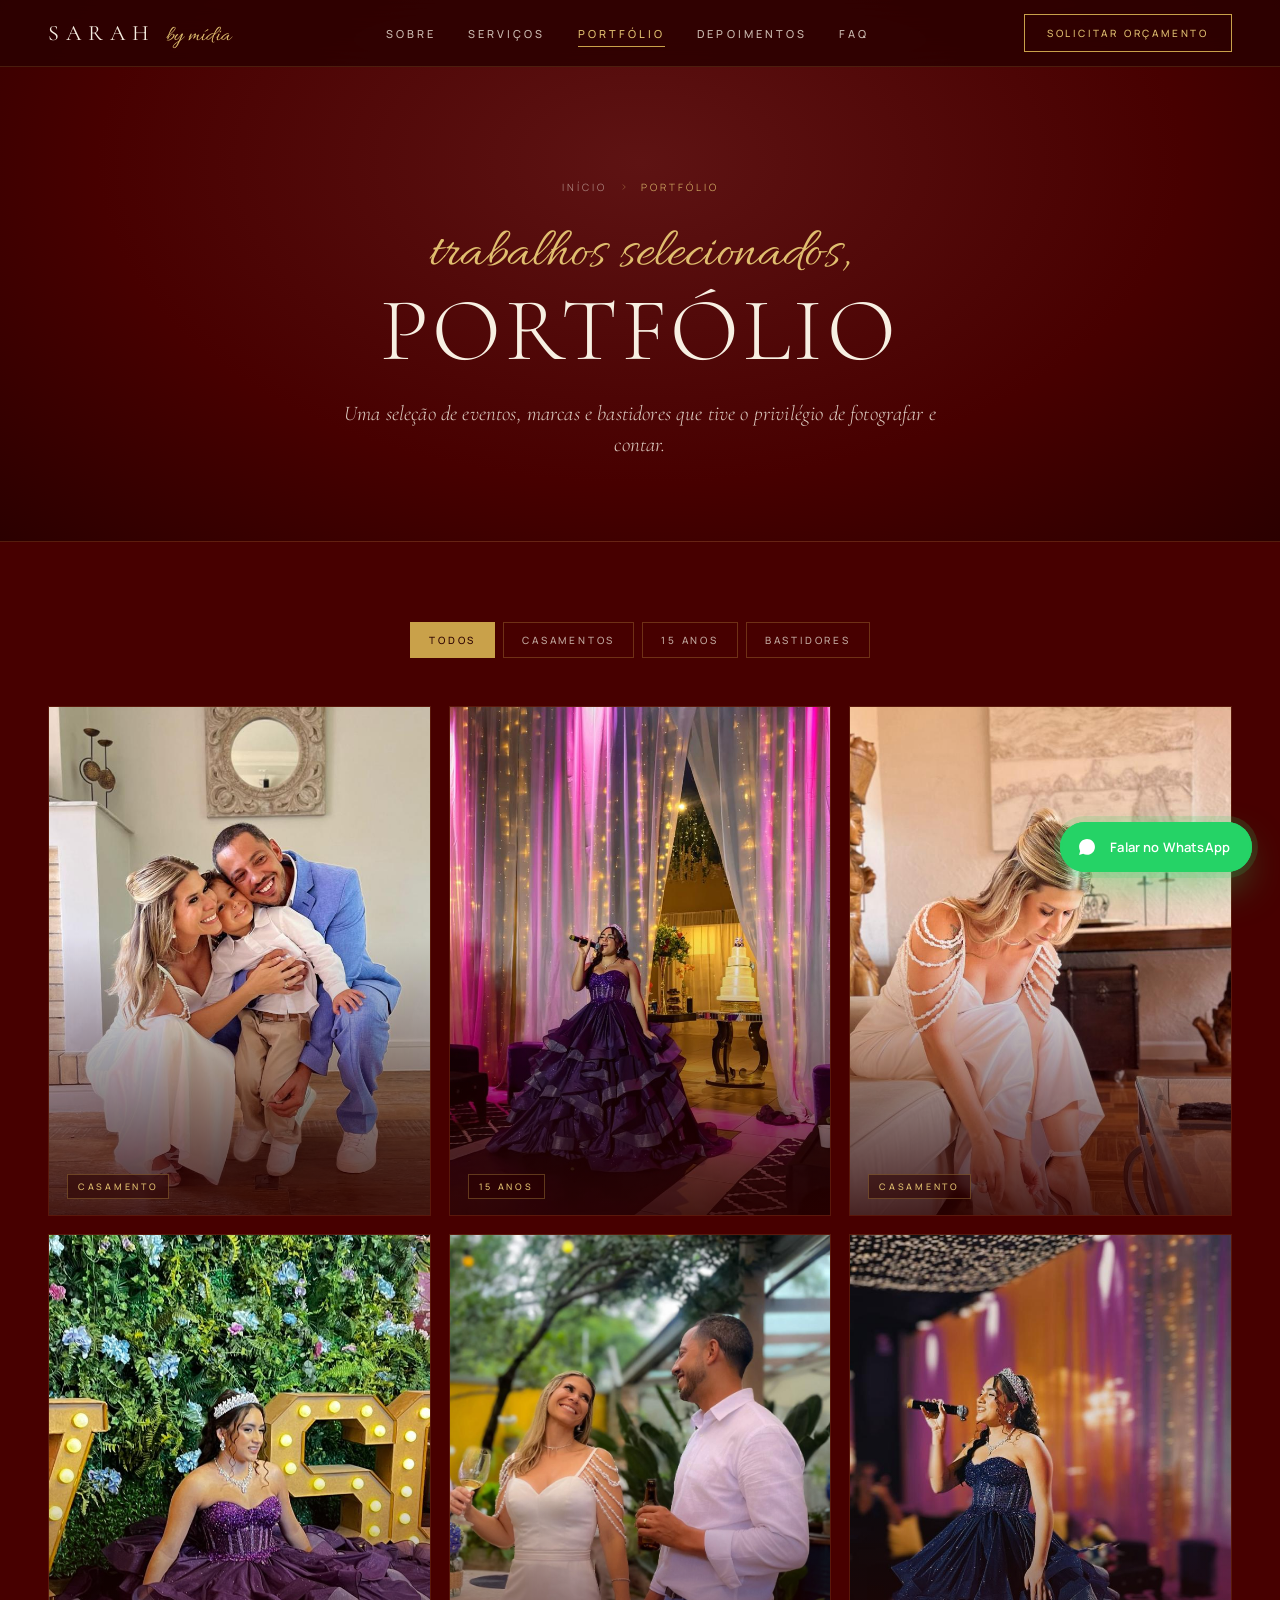
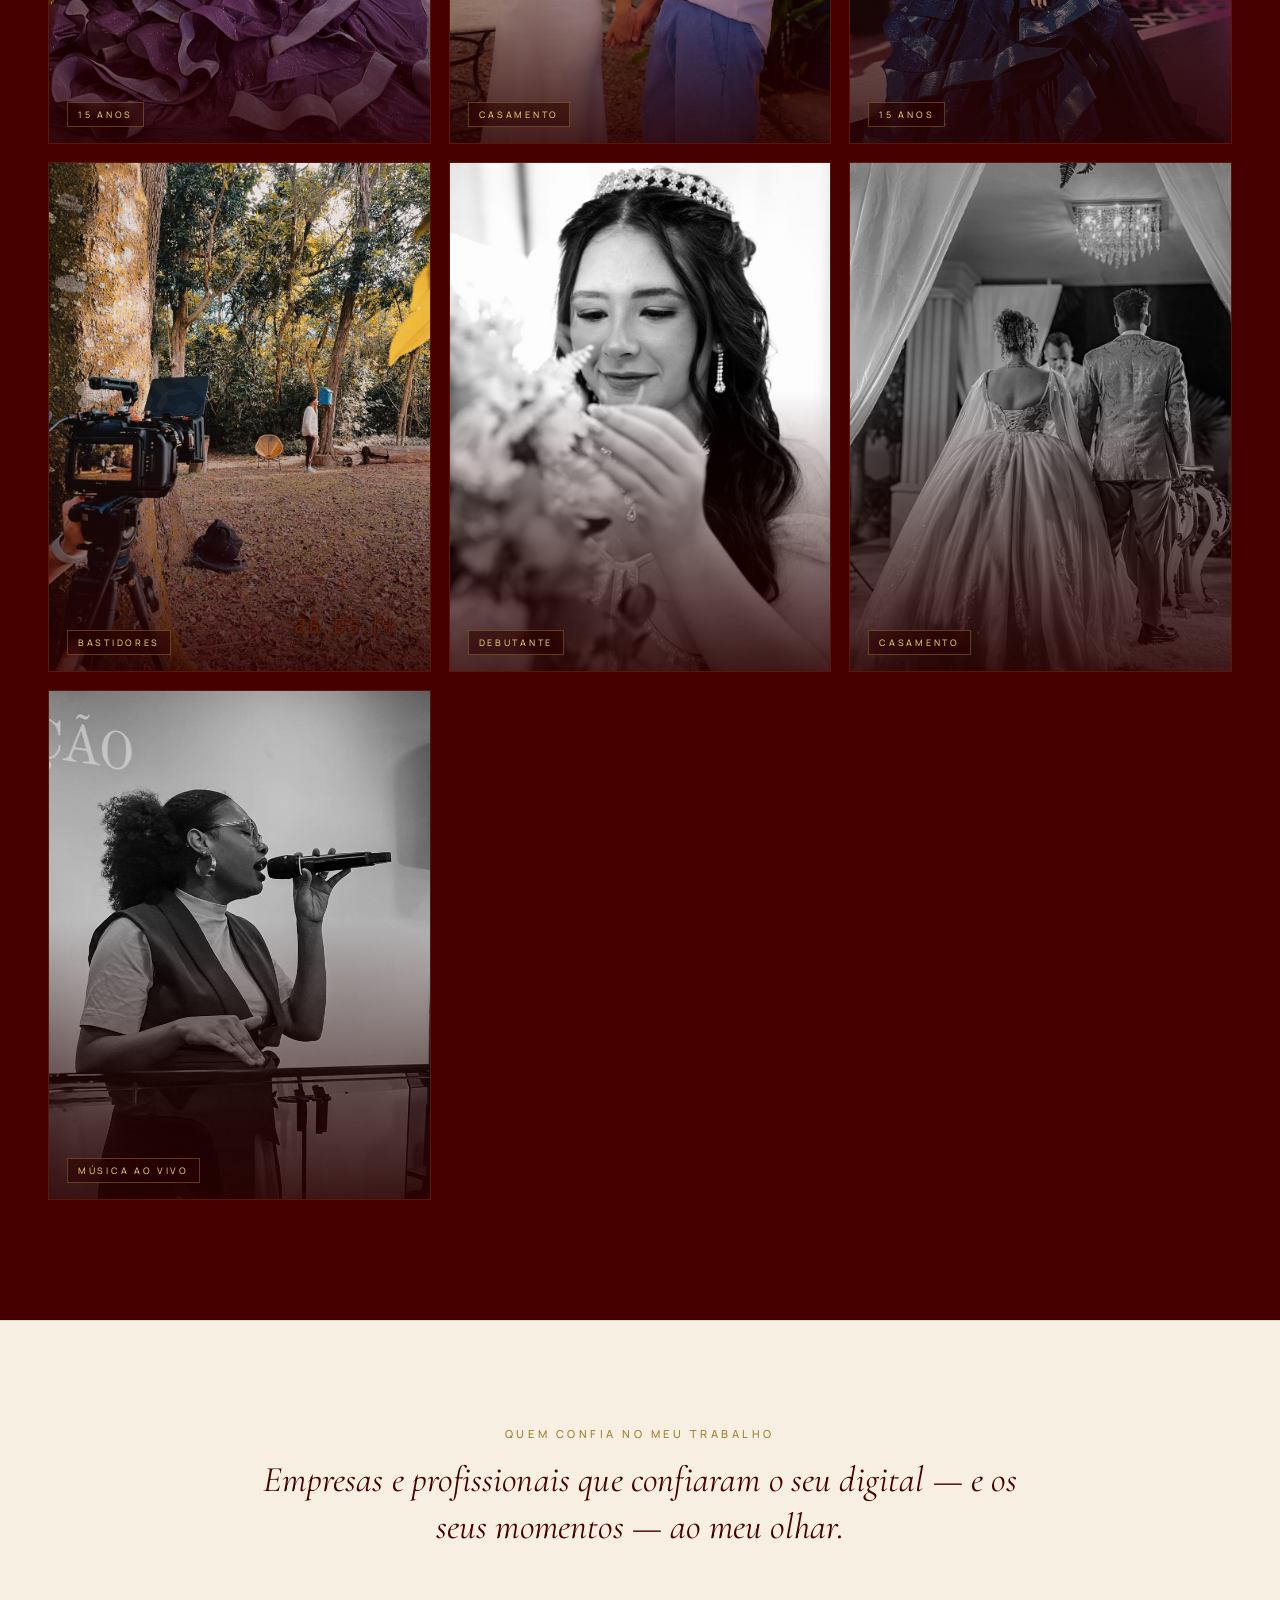
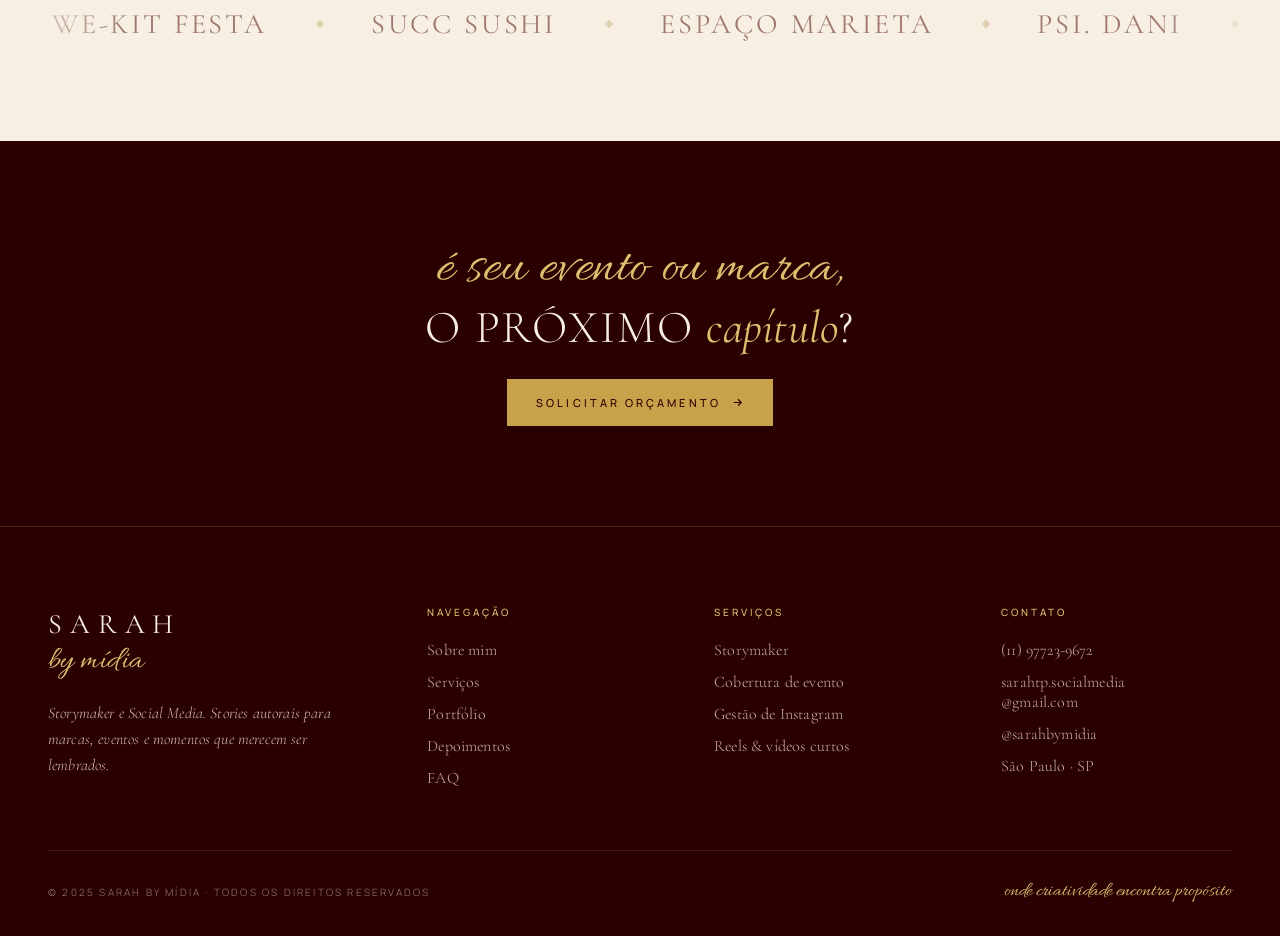
<file: portfolio.html>
<!DOCTYPE html>
<html lang="pt-BR">
<head>
<meta charset="UTF-8" />
<meta name="viewport" content="width=device-width, initial-scale=1.0" />
<title>Portfólio — Sarah by Mídia</title>
<link rel="preconnect" href="https://fonts.googleapis.com">
<link rel="preconnect" href="https://fonts.gstatic.com" crossorigin>
<link href="https://fonts.googleapis.com/css2?family=Cormorant+Garamond:ital,wght@0,300;0,400;0,500;1,300;1,400;1,500&family=Allura&family=Manrope:wght@200;300;400;500;600&display=swap" rel="stylesheet">
<link rel="stylesheet" href="styles.css">

<style>
.portfolio { padding: 80px 48px 120px; }
.portfolio__container { max-width: 1280px; margin: 0 auto; }
.portfolio__filters {
  display: flex; gap: 8px; flex-wrap: wrap; justify-content: center;
  margin-bottom: 48px;
}
.portfolio__filters button {
  font-family: var(--font-body); font-weight: 500;
  font-size: 10px; letter-spacing: 0.28em; text-transform: uppercase;
  padding: 10px 18px; border: 1px solid rgba(201,161,74,0.3);
  color: rgba(247,239,226,0.7);
  transition: all 0.2s;
}
.portfolio__filters button:hover,
.portfolio__filters button.active { border-color: var(--gold); color: var(--wine-deep); background: var(--gold); }

.portfolio__grid {
  display: grid;
  grid-template-columns: repeat(3, 1fr);
  gap: 18px;
}
.portfolio__item {
  position: relative; overflow: hidden;
  margin: 0;
  aspect-ratio: 3 / 4;
  background: var(--wine);
  border: 1px solid rgba(201,161,74,0.15);
}
.portfolio__item img {
  width: 100%; height: 100%;
  object-fit: cover; object-position: 50% 38%;
  display: block;
  transition: transform 0.7s ease;
}
.portfolio__item:hover img { transform: scale(1.06); }
.portfolio__item::after {
  content: ""; position: absolute; inset: 0;
  background: linear-gradient(180deg, transparent 45%, rgba(43,0,0,0.85));
  pointer-events: none; transition: opacity 0.35s;
}
.portfolio__item:hover::after { opacity: 0.65; }
.portfolio__item__caption {
  position: absolute; bottom: 0; left: 0; right: 0;
  padding: 16px 18px; z-index: 2;
  pointer-events: none;
}
.portfolio__item__caption span {
  font-family: var(--font-body); font-weight: 500;
  font-size: 9px; letter-spacing: 0.3em; text-transform: uppercase;
  color: var(--gold-light);
  display: inline-block;
  padding: 5px 10px;
  background: rgba(43,0,0,0.55);
  border: 1px solid rgba(201,161,74,0.35);
  backdrop-filter: blur(4px);
}
@media (max-width: 1024px) {
  .portfolio__grid { grid-template-columns: repeat(2, 1fr); }
}
@media (max-width: 540px) {
  .portfolio__grid { gap: 10px; }
}

/* MARCAS / CLIENTES */
.brands {
  background: var(--cream); color: var(--ink);
  padding: 100px 0;
  border-top: 1px solid rgba(160,127,46,0.2);
  overflow: hidden;
}
.brands__head { text-align: center; margin-bottom: 56px; padding: 0 24px; }
.brands__head .eyebrow { color: var(--gold-deep); justify-content: center; display: inline-flex; }
.brands__head .eyebrow::before { background: var(--gold-deep); }
.brands__head h3 {
  font-family: var(--font-display); font-style: italic; font-weight: 400;
  font-size: clamp(24px, 3.2vw, 36px); color: var(--wine);
  margin: 14px auto 0; max-width: 760px; line-height: 1.3;
}
/* faixa deslizante */
.brands__marquee {
  display: flex; width: 100%;
  -webkit-mask-image: linear-gradient(90deg, transparent, #000 10%, #000 90%, transparent);
  mask-image: linear-gradient(90deg, transparent, #000 10%, #000 90%, transparent);
}
.brands__track {
  display: flex; flex-shrink: 0; align-items: center;
  animation: brands-scroll 45s linear infinite;
}
.brands__marquee:hover .brands__track { animation-play-state: paused; }
.brand {
  position: relative;
  display: inline-flex; align-items: baseline; gap: 8px;
  padding: 0 52px; white-space: nowrap;
  font-family: var(--font-display); font-weight: 400;
  font-size: clamp(20px, 2.2vw, 30px); letter-spacing: 0.1em;
  text-transform: uppercase;
  color: var(--wine); opacity: 0.5;
  transition: opacity 0.25s, color 0.25s;
}
.brand:hover { opacity: 1; color: var(--wine-deep); }
.brand::after {
  content: ""; position: absolute; right: -4px; top: 50%;
  width: 6px; height: 6px; margin-top: -3px;
  background: var(--gold-deep); opacity: 0.55;
  transform: rotate(45deg);
}
.brand small {
  font-family: var(--font-script); font-size: 0.62em;
  letter-spacing: 0; color: var(--gold-deep); text-transform: none;
}
@keyframes brands-scroll {
  from { transform: translateX(0); }
  to   { transform: translateX(-50%); }
}
@media (prefers-reduced-motion: reduce) {
  .brands__track { animation: none; flex-wrap: wrap; justify-content: center; }
  .brands__marquee { -webkit-mask-image: none; mask-image: none; }
}

.cta-band {
  padding: 100px 48px; text-align: center; background: var(--wine-deep);
}
.cta-band .script { font-size: clamp(36px, 4.6vw, 56px); margin-bottom: 6px; }
.cta-band h2 {
  font-family: var(--font-display); font-weight: 300;
  font-size: clamp(28px, 3.8vw, 46px); letter-spacing: 0.04em; text-transform: uppercase;
  color: var(--cream); margin-bottom: 28px;
}
.cta-band h2 .italic { font-style: italic; font-weight: 400; text-transform: none; color: var(--gold-light); letter-spacing: 0.005em; }
</style>
</head>
<body>

<header class="nav solid" id="nav">
  <a href="index.html" class="nav__brand">Sarah <small>by mídia</small></a>
  <nav class="nav__links">
    <a href="sobre.html">Sobre</a>
    <a href="servicos.html">Serviços</a>
    <a href="portfolio.html" class="active">Portfólio</a>
    <a href="depoimentos.html">Depoimentos</a>
    <a href="faq.html">FAQ</a>
  </nav>
  <div style="display:flex; gap:12px; align-items:center;">
    <a href="contato.html" class="nav__cta">Solicitar orçamento</a>
    <button class="nav__toggle" aria-label="Menu" onclick="document.getElementById('nav').classList.toggle('open')">
      <svg viewBox="0 0 24 24" fill="none" stroke="currentColor" stroke-width="1.6" width="18" height="18"><path d="M4 7h16M4 12h16M4 17h16"/></svg>
    </button>
  </div>
</header>

<section class="page-hero">
  <div class="crumbs">
    <a href="index.html">Início</a>
    <svg viewBox="0 0 24 24" fill="none" stroke="currentColor" stroke-width="1.6"><path d="M9 6l6 6-6 6"/></svg>
    <span>Portfólio</span>
  </div>
  <div class="script">trabalhos selecionados,</div>
  <h1>Portfólio</h1>
  <p>Uma seleção de eventos, marcas e bastidores que tive o privilégio de fotografar e contar.</p>
</section>

<section class="portfolio">
  <div class="portfolio__container">
    <div class="portfolio__filters">
      <button class="active" data-filter="all">Todos</button>
      <button data-filter="casamentos">Casamentos</button>
      <button data-filter="15anos">15 Anos</button>
      <button data-filter="bastidores">Bastidores</button>
    </div>
    <div class="portfolio__grid">
      <figure class="portfolio__item" data-cat="casamentos">
        <img src="uploads/portfolio.jpg" alt="Cobertura de casamento — momento em família dos noivos" loading="lazy" />
        <figcaption class="portfolio__item__caption"><span>Casamento</span></figcaption>
      </figure>
      <figure class="portfolio__item" data-cat="15anos">
        <img src="uploads/portfolio3.jpg" alt="Debutante cantando na festa de 15 anos" loading="lazy" />
        <figcaption class="portfolio__item__caption"><span>15 Anos</span></figcaption>
      </figure>
      <figure class="portfolio__item" data-cat="casamentos">
        <img src="uploads/portfolio2.jpg" alt="Making of da noiva calçando o sapato" loading="lazy" />
        <figcaption class="portfolio__item__caption"><span>Casamento</span></figcaption>
      </figure>
      <figure class="portfolio__item" data-cat="15anos">
        <img src="uploads/portfolio4.jpg" alt="Debutante em frente ao painel de 15 anos" loading="lazy" />
        <figcaption class="portfolio__item__caption"><span>15 Anos</span></figcaption>
      </figure>
      <figure class="portfolio__item" data-cat="casamentos">
        <img src="uploads/portfolio6.jpg" alt="Casal de noivos brindando na recepção" loading="lazy" />
        <figcaption class="portfolio__item__caption"><span>Casamento</span></figcaption>
      </figure>
      <figure class="portfolio__item" data-cat="15anos">
        <img src="uploads/portfolio7.jpg" alt="Debutante de vestido azul na pista de dança" loading="lazy" />
        <figcaption class="portfolio__item__caption"><span>15 Anos</span></figcaption>
      </figure>
      <figure class="portfolio__item" data-cat="bastidores">
        <img src="uploads/portfolio9.jpg" alt="Bastidores de gravação em locação externa" loading="lazy" />
        <figcaption class="portfolio__item__caption"><span>Bastidores</span></figcaption>
      </figure>
      <figure class="portfolio__item" data-cat="15anos">
        <img src="uploads/portfolio1.jpg" alt="Retrato de debutante com tiara e buquê" loading="lazy" />
        <figcaption class="portfolio__item__caption"><span>Debutante</span></figcaption>
      </figure>
      <figure class="portfolio__item" data-cat="casamentos">
        <img src="uploads/portfolio8.jpg" alt="Entrada dos noivos na cerimônia" loading="lazy" />
        <figcaption class="portfolio__item__caption"><span>Casamento</span></figcaption>
      </figure>
      <figure class="portfolio__item" data-cat="bastidores">
        <img src="uploads/portfolio5.jpg" alt="Apresentação de música ao vivo durante o evento" loading="lazy" />
        <figcaption class="portfolio__item__caption"><span>Música ao vivo</span></figcaption>
      </figure>
    </div>
  </div>
</section>

<section class="brands">
  <div class="brands__head">
    <div class="eyebrow center">Quem confia no meu trabalho</div>
    <h3>Empresas e profissionais que confiaram o seu digital — e os seus momentos — ao meu olhar.</h3>
  </div>
  <div class="brands__marquee">
    <div class="brands__track">
      <span class="brand">WE-Kit Festa</span>
      <span class="brand">Succ Sushi</span>
      <span class="brand">Espaço Marieta</span>
      <span class="brand">Psi. Dani</span>
      <span class="brand">Revitalle Odonto</span>
      <span class="brand">Psi. Débora</span>
      <span class="brand" aria-hidden="true">WE-Kit Festa</span>
      <span class="brand" aria-hidden="true">Succ Sushi</span>
      <span class="brand" aria-hidden="true">Espaço Marieta</span>
      <span class="brand" aria-hidden="true">Psi. Dani</span>
      <span class="brand" aria-hidden="true">Revitalle Odonto</span>
      <span class="brand" aria-hidden="true">Psi. Débora</span>
    </div>
  </div>
</section>

<section class="cta-band">
  <div class="script">é seu evento ou marca,</div>
  <h2>o próximo <span class="italic">capítulo</span>?</h2>
  <a href="contato.html" class="btn btn-gold">
    Solicitar orçamento
    <svg viewBox="0 0 24 24" fill="none" stroke="currentColor" stroke-width="2"><path d="M5 12h14M13 6l6 6-6 6"/></svg>
  </a>
</section>

<footer class="footer">
  <div class="footer__grid">
    <div>
      <div class="footer__brand">Sarah</div>
      <div class="footer__tagline">by mídia</div>
      <p class="footer__about">Storymaker e Social Media. Stories autorais para marcas, eventos e momentos que merecem ser lembrados.</p>
    </div>
    <div class="footer__col">
      <h4>Navegação</h4>
      <ul>
        <li><a href="sobre.html">Sobre mim</a></li>
        <li><a href="servicos.html">Serviços</a></li>
        <li><a href="portfolio.html">Portfólio</a></li>
        <li><a href="depoimentos.html">Depoimentos</a></li>
        <li><a href="faq.html">FAQ</a></li>
      </ul>
    </div>
    <div class="footer__col">
      <h4>Serviços</h4>
      <ul>
        <li><a href="servicos.html">Storymaker</a></li>
        <li><a href="servicos.html">Cobertura de evento</a></li>
        <li><a href="servicos.html">Gestão de Instagram</a></li>
        <li><a href="servicos.html">Reels & vídeos curtos</a></li>
      </ul>
    </div>
    <div class="footer__col">
      <h4>Contato</h4>
      <ul>
        <li><a href="https://wa.me/5511977239672">(11) 97723-9672</a></li>
        <li><a href="mailto:sarahtp.socialmedia@gmail.com">sarahtp.socialmedia<br>@gmail.com</a></li>
        <li><a href="#">@sarahbymidia</a></li>
        <li>São Paulo · SP</li>
      </ul>
    </div>
  </div>
  <div class="footer__bottom">
    <span>© 2025 Sarah by Mídia · Todos os direitos reservados</span>
    <small>onde criatividade encontra propósito</small>
  </div>
</footer>

<a href="https://wa.me/5511977239672?text=Ol%C3%A1%20Sarah%2C%20vim%20do%20site%20e%20gostaria%20de%20um%20or%C3%A7amento." class="wa-float" target="_blank" rel="noopener">
  <span class="pulse"></span>
  <svg viewBox="0 0 32 32" fill="currentColor"><path d="M19.11 17.31c-.31-.16-1.84-.91-2.13-1.01-.29-.11-.49-.16-.7.16-.21.31-.8 1.01-.98 1.22-.18.21-.36.23-.67.08-.31-.16-1.31-.48-2.5-1.54-.92-.82-1.55-1.84-1.73-2.15-.18-.31-.02-.48.14-.63.14-.14.31-.36.47-.54.16-.18.21-.31.31-.52.1-.21.05-.39-.03-.54-.08-.16-.7-1.69-.96-2.31-.25-.61-.51-.53-.7-.54-.18-.01-.39-.01-.6-.01-.21 0-.54.08-.83.39-.29.31-1.09 1.07-1.09 2.6 0 1.53 1.12 3.01 1.27 3.22.16.21 2.2 3.36 5.34 4.71.74.32 1.33.51 1.78.66.75.24 1.43.21 1.97.13.6-.09 1.84-.75 2.1-1.48.26-.73.26-1.35.18-1.48-.08-.13-.28-.21-.59-.36zM16.04 4.5C9.69 4.5 4.5 9.69 4.5 16.04c0 2.04.53 4.03 1.54 5.79L4.5 27.5l5.86-1.53c1.7.93 3.61 1.42 5.68 1.42 6.35 0 11.54-5.19 11.54-11.54S22.39 4.5 16.04 4.5z"/></svg>
  <span>Falar no WhatsApp</span>
</a>

<script>
document.querySelectorAll('.portfolio__filters button').forEach((btn) => {
  btn.addEventListener('click', () => {
    document.querySelectorAll('.portfolio__filters button').forEach(b => b.classList.remove('active'));
    btn.classList.add('active');
    const f = btn.getAttribute('data-filter');
    document.querySelectorAll('.portfolio__item').forEach(it => {
      const cat = it.getAttribute('data-cat');
      it.style.display = (f === 'all' || cat === f) ? '' : 'none';
    });
  });
});
</script>

</body>
</html>
</file>
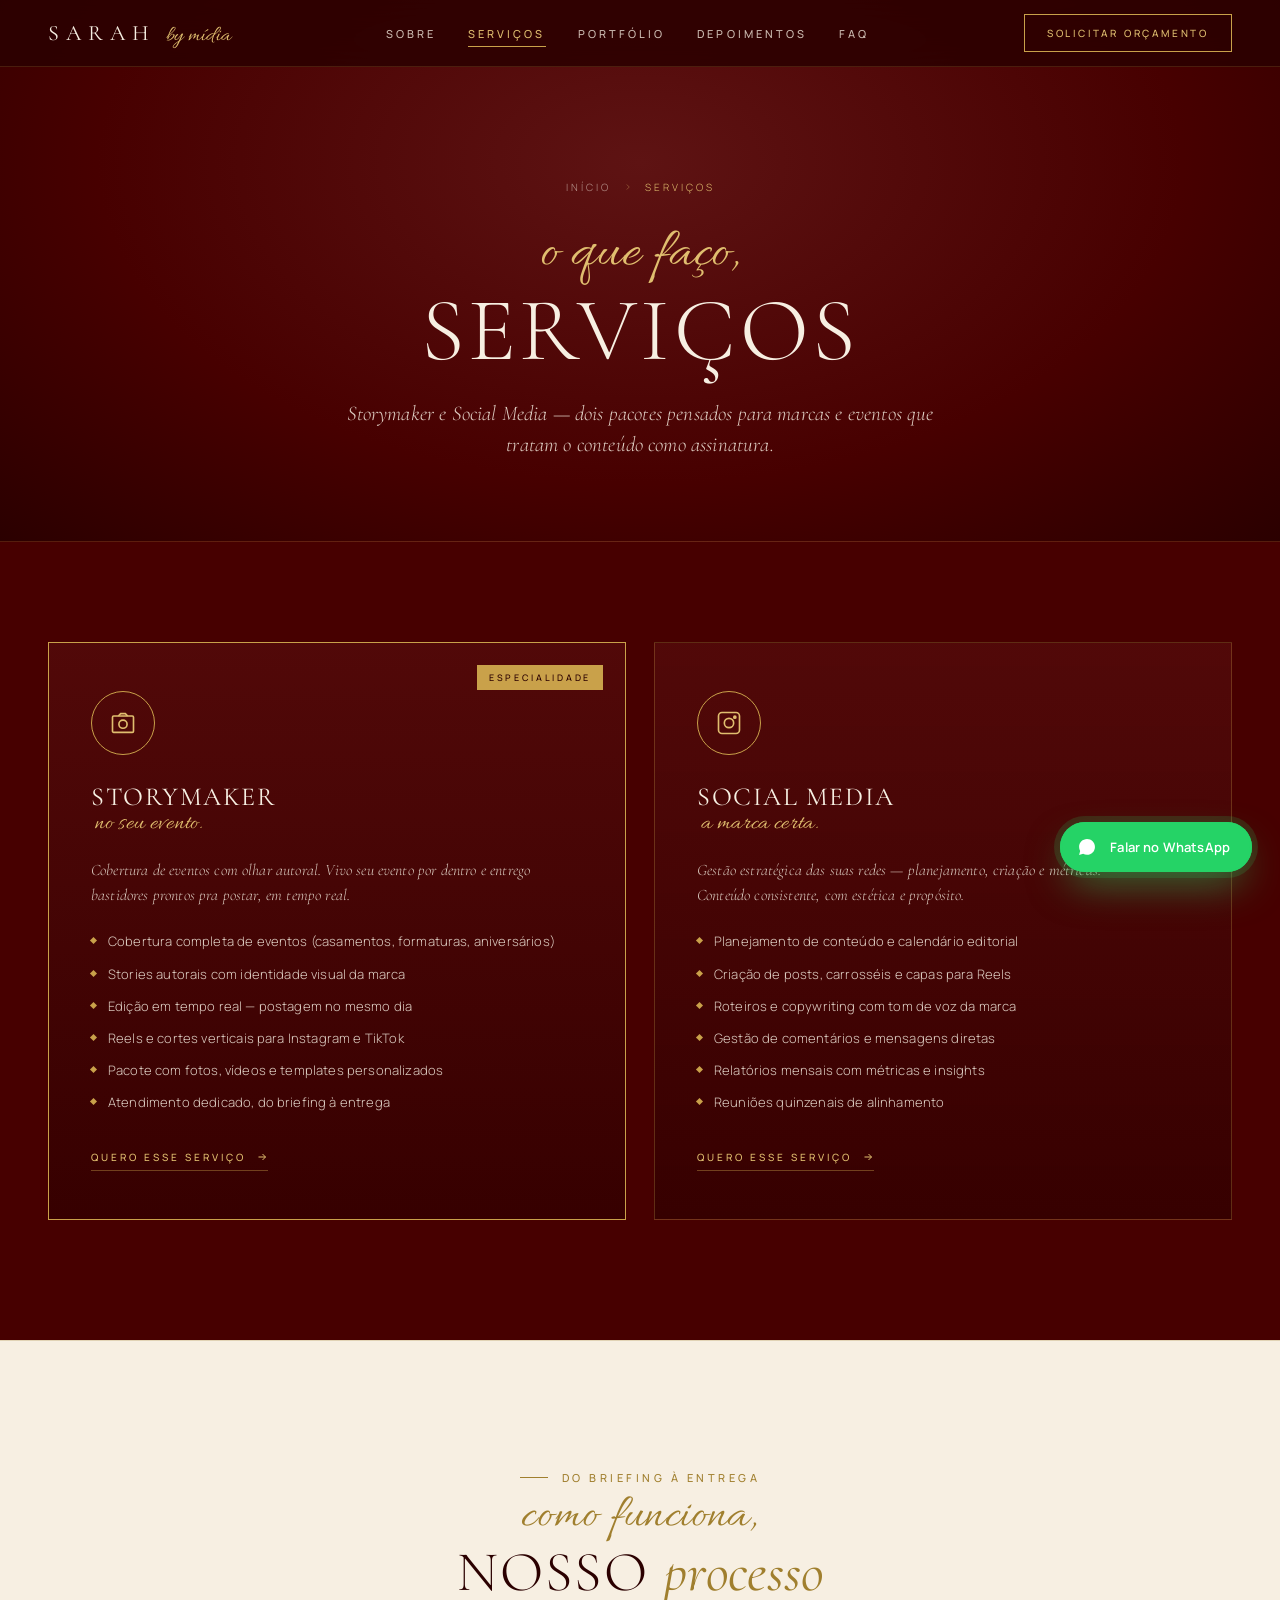
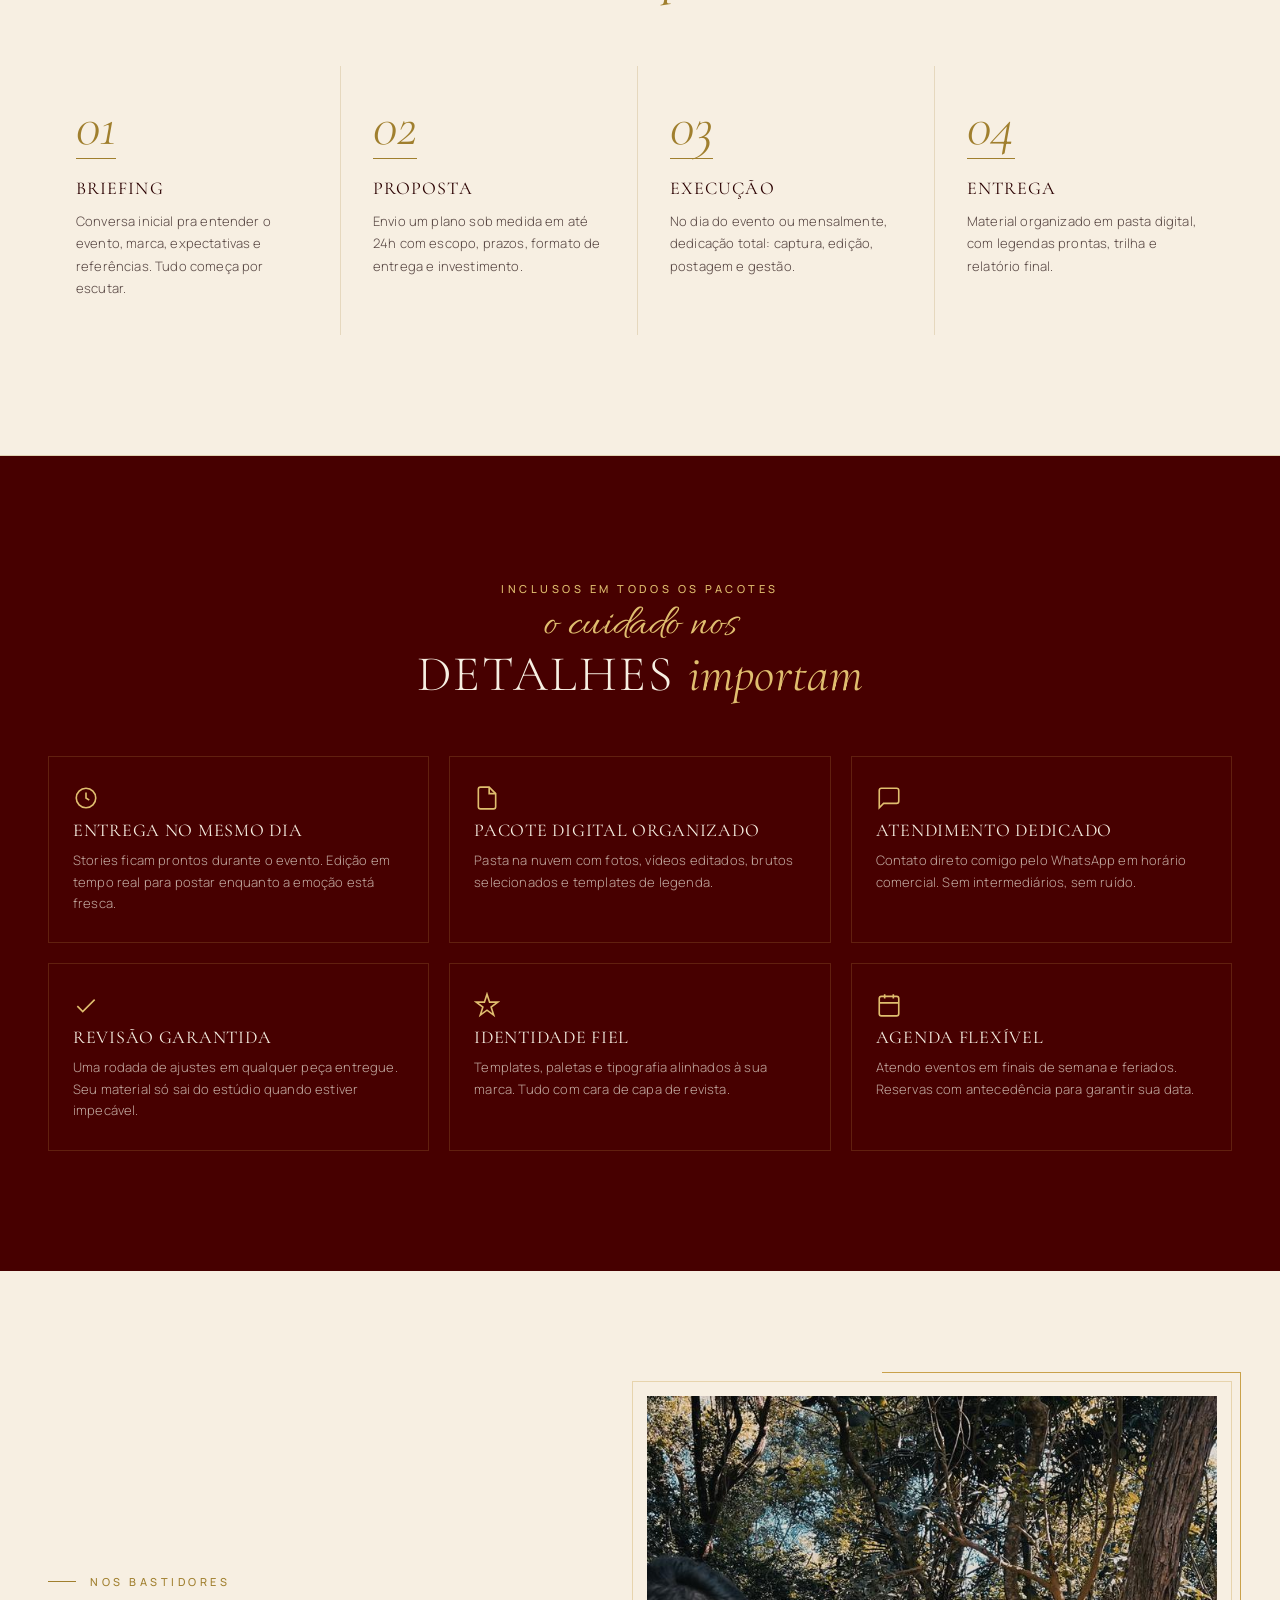
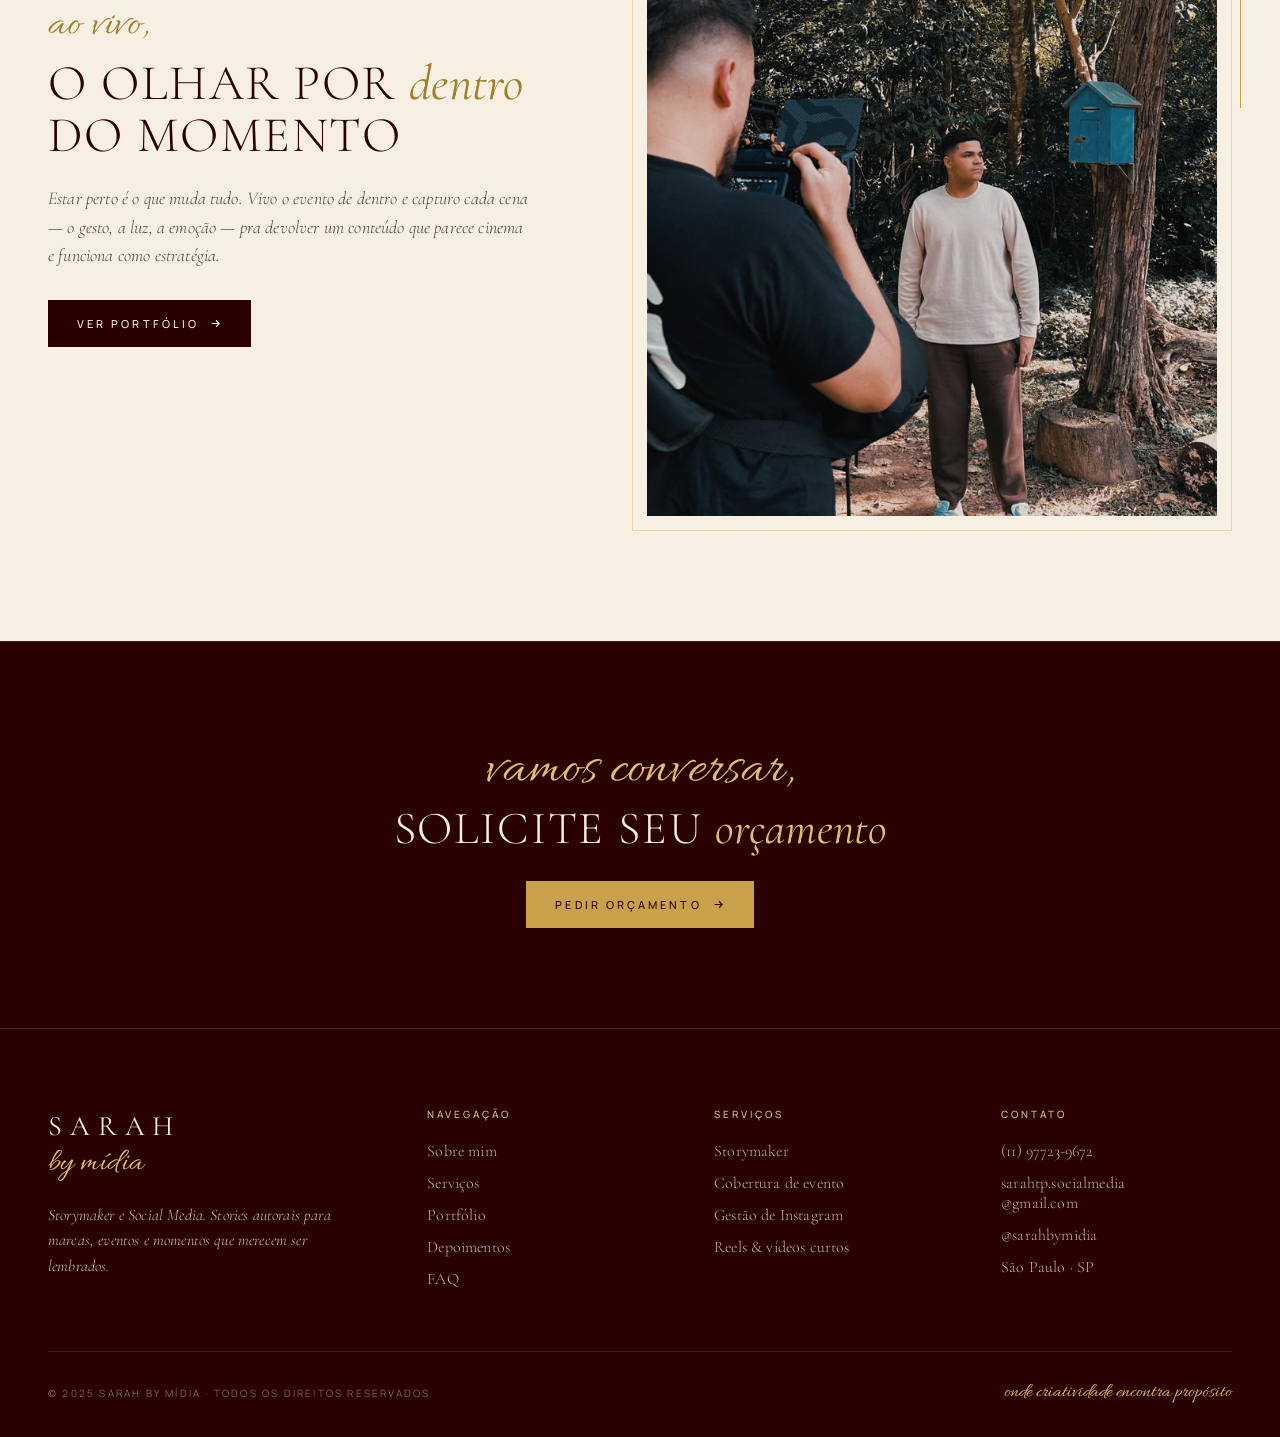
<file: servicos.html>
<!DOCTYPE html>
<html lang="pt-BR">
<head>
<meta charset="UTF-8" />
<meta name="viewport" content="width=device-width, initial-scale=1.0" />
<title>Serviços — Sarah by Mídia</title>
<link rel="preconnect" href="https://fonts.googleapis.com">
<link rel="preconnect" href="https://fonts.gstatic.com" crossorigin>
<link href="https://fonts.googleapis.com/css2?family=Cormorant+Garamond:ital,wght@0,300;0,400;0,500;1,300;1,400;1,500&family=Allura&family=Manrope:wght@200;300;400;500;600&display=swap" rel="stylesheet">
<link rel="stylesheet" href="styles.css?v=2">

<style>
/* ============ SERVICES ============ */
.services {
  padding: 100px 48px 120px;
}
.services__grid {
  max-width: 1280px; margin: 0 auto;
  display: grid; grid-template-columns: 1fr 1fr; gap: 28px;
}
@media (max-width: 880px) { .services__grid { grid-template-columns: 1fr; } }

.service-card {
  position: relative;
  background: linear-gradient(180deg, rgba(94,19,19,0.45), rgba(43,0,0,0.6));
  border: 1px solid rgba(201,161,74,0.28);
  padding: 48px 42px;
  overflow: hidden;
  transition: border-color 0.35s, transform 0.35s;
}
.service-card:hover { border-color: var(--gold); transform: translateY(-4px); }
.service-card.featured { border-color: var(--gold); }
.service-card.featured::before {
  content: "ESPECIALIDADE";
  position: absolute; top: 22px; right: 22px;
  background: var(--gold); color: var(--wine-deep);
  padding: 6px 12px;
  font-family: var(--font-body); font-weight: 500;
  font-size: 9px; letter-spacing: 0.3em;
}
.service-card__icon {
  width: 64px; height: 64px;
  border: 1px solid var(--gold); border-radius: 50%;
  display: grid; place-items: center; color: var(--gold-light);
  margin-bottom: 28px;
}
.service-card__icon svg { width: 28px; height: 28px; }
.service-card__title {
  font-family: var(--font-display); font-weight: 400;
  font-size: 26px; letter-spacing: 0.06em; text-transform: uppercase;
  color: var(--cream); margin-bottom: 2px;
}
.service-card__script {
  font-family: var(--font-script);
  font-size: 24px; color: var(--gold-light); margin: 0 0 22px 4px; line-height: 1;
}
.service-card__desc {
  font-family: var(--font-display); font-style: italic; font-weight: 300;
  font-size: 16px; line-height: 1.55;
  color: rgba(247,239,226,0.82); margin-bottom: 24px;
  max-width: 440px;
}
.service-card__list {
  list-style: none; padding: 0; margin: 0 0 32px;
  display: flex; flex-direction: column; gap: 12px;
}
.service-card__list li {
  display: flex; gap: 12px; align-items: flex-start;
  font-size: 13px; color: rgba(247,239,226,0.85); line-height: 1.55;
}
.service-card__list li::before {
  content: ""; flex-shrink: 0;
  width: 5px; height: 5px; margin-top: 7px;
  background: var(--gold); transform: rotate(45deg);
}
.service-card__cta {
  display: inline-flex; align-items: center; gap: 10px;
  font-size: 10px; letter-spacing: 0.3em; text-transform: uppercase;
  font-weight: 500;
  color: var(--gold-light); padding-bottom: 6px;
  border-bottom: 1px solid rgba(201,161,74,0.4);
  transition: border-color 0.25s, color 0.25s;
}
.service-card__cta:hover { color: var(--cream); border-color: var(--gold); }
.service-card__cta svg { width: 12px; height: 12px; transition: transform 0.25s; }
.service-card__cta:hover svg { transform: translateX(4px); }

/* ============ PROCESS ============ */
.process {
  background: var(--cream); color: var(--ink);
  padding: 120px 48px;
  border-top: 1px solid rgba(160,127,46,0.25);
  border-bottom: 1px solid rgba(160,127,46,0.25);
}
.process__container { max-width: 1280px; margin: 0 auto; }
.process__head { text-align: center; margin-bottom: 64px; }
.process__head .eyebrow { color: var(--gold-deep); justify-content: center; display: inline-flex;}
.process__head .eyebrow::before { background: var(--gold-deep); }
.process__head .script { color: var(--gold-deep); font-size: clamp(30px, 3.8vw, 48px); margin-top: 8px; }
.process__head h2 {
  font-family: var(--font-display); font-weight: 300;
  font-size: clamp(34px, 4.4vw, 58px); letter-spacing: 0.04em; text-transform: uppercase;
  color: var(--wine-deep); margin: 2px 0;
}
.process__head h2 .italic { font-style: italic; font-weight: 400; text-transform: none; color: var(--gold-deep); letter-spacing: 0.005em; }
.process__steps {
  display: grid; grid-template-columns: repeat(4, 1fr); gap: 4px;
  position: relative;
}
.step {
  padding: 32px 28px 36px;
  display: flex; flex-direction: column; gap: 12px;
  position: relative;
  border-right: 1px solid rgba(160,127,46,0.2);
}
.step:last-child { border-right: none; }
.step__num {
  font-family: var(--font-display); font-weight: 300; font-style: italic;
  font-size: 56px; color: var(--gold-deep); line-height: 1;
  border-bottom: 1px solid var(--gold-deep);
  width: fit-content; padding-bottom: 4px;
}
.step h3 {
  font-family: var(--font-display); font-weight: 400;
  font-size: 18px; letter-spacing: 0.06em; text-transform: uppercase;
  color: var(--wine-deep); margin-top: 8px;
}
.step p {
  font-size: 13px; line-height: 1.7; color: rgba(26,6,6,0.72); margin: 0;
}
@media (max-width: 980px) {
  .process__steps { grid-template-columns: repeat(2, 1fr); }
  .step:nth-child(2n) { border-right: none; }
  .step { border-bottom: 1px solid rgba(160,127,46,0.2); }
  .step:nth-last-child(-n+2) { border-bottom: none; }
}
@media (max-width: 540px) {
  .process__steps { grid-template-columns: 1fr; }
  .step, .step:nth-child(2n) { border-right: none; border-bottom: 1px solid rgba(160,127,46,0.2); }
  .step:last-child { border-bottom: none; }
}

/* ============ EXTRA ============ */
.extras {
  padding: 120px 48px;
  background: var(--wine);
}
.extras__container { max-width: 1280px; margin: 0 auto; }
.extras__head { text-align: center; margin-bottom: 56px; }
.extras__head .eyebrow { justify-content: center; display: inline-flex; }
.extras__head .script { font-size: clamp(28px, 3.8vw, 44px); margin-top: 6px; }
.extras__head h2 {
  font-family: var(--font-display); font-weight: 300;
  font-size: clamp(30px, 4vw, 50px); letter-spacing: 0.04em; text-transform: uppercase;
  color: var(--cream); margin: 0;
}
.extras__head h2 .italic { font-style: italic; font-weight: 400; text-transform: none; color: var(--gold-light); letter-spacing: 0.005em; }
.extras__grid {
  display: grid; grid-template-columns: repeat(3, 1fr); gap: 20px;
}
.extra {
  padding: 28px 24px;
  border: 1px solid rgba(201,161,74,0.2);
  display: flex; flex-direction: column; gap: 10px;
}
.extra svg { width: 26px; height: 26px; color: var(--gold-light); }
.extra h4 {
  font-family: var(--font-display); font-weight: 400;
  font-size: 18px; letter-spacing: 0.04em; text-transform: uppercase;
  color: var(--cream);
}
.extra p {
  font-size: 13px; line-height: 1.65; color: rgba(247,239,226,0.7); margin: 0;
}
@media (max-width: 860px) { .extras__grid { grid-template-columns: 1fr 1fr; } }
@media (max-width: 540px) { .extras__grid { grid-template-columns: 1fr; } }

/* ============ CTA ============ */
.cta-band {
  padding: 100px 48px; text-align: center;
  background: var(--wine-deep);
  border-top: 1px solid rgba(201,161,74,0.18);
}
.cta-band .script { font-size: clamp(36px, 4.6vw, 56px); margin-bottom: 6px; }
.cta-band h2 {
  font-family: var(--font-display); font-weight: 300;
  font-size: clamp(28px, 3.8vw, 46px); letter-spacing: 0.04em; text-transform: uppercase;
  color: var(--cream); margin-bottom: 28px;
}
.cta-band h2 .italic { font-style: italic; font-weight: 400; text-transform: none; color: var(--gold-light); letter-spacing: 0.005em; }

</style>
</head>
<body>

<header class="nav solid" id="nav">
  <a href="index.html" class="nav__brand">Sarah <small>by mídia</small></a>
  <nav class="nav__links">
    <a href="sobre.html">Sobre</a>
    <a href="servicos.html" class="active">Serviços</a>
    <a href="portfolio.html">Portfólio</a>
    <a href="depoimentos.html">Depoimentos</a>
    <a href="faq.html">FAQ</a>
  </nav>
  <div style="display:flex; gap:12px; align-items:center;">
    <a href="contato.html" class="nav__cta">Solicitar orçamento</a>
    <button class="nav__toggle" aria-label="Menu" onclick="document.getElementById('nav').classList.toggle('open')">
      <svg viewBox="0 0 24 24" fill="none" stroke="currentColor" stroke-width="1.6" width="18" height="18"><path d="M4 7h16M4 12h16M4 17h16"/></svg>
    </button>
  </div>
</header>

<section class="page-hero">
  <div class="crumbs">
    <a href="index.html">Início</a>
    <svg viewBox="0 0 24 24" fill="none" stroke="currentColor" stroke-width="1.6"><path d="M9 6l6 6-6 6"/></svg>
    <span>Serviços</span>
  </div>
  <div class="script">o que faço,</div>
  <h1>Serviços</h1>
  <p>Storymaker e Social Media — dois pacotes pensados para marcas e eventos que tratam o conteúdo como assinatura.</p>
</section>

<section class="services">
  <div class="services__grid">
    <article class="service-card featured reveal">
      <div class="service-card__icon">
        <svg viewBox="0 0 24 24" fill="none" stroke="currentColor" stroke-width="1.4"><rect x="3" y="6" width="18" height="14" rx="1"/><path d="M8 6l2-2h4l2 2"/><circle cx="12" cy="13" r="3.5"/></svg>
      </div>
      <h2 class="service-card__title">Storymaker</h2>
      <div class="service-card__script">no seu evento.</div>
      <p class="service-card__desc">Cobertura de eventos com olhar autoral. Vivo seu evento por dentro e entrego bastidores prontos pra postar, em tempo real.</p>
      <ul class="service-card__list">
        <li>Cobertura completa de eventos (casamentos, formaturas, aniversários)</li>
        <li>Stories autorais com identidade visual da marca</li>
        <li>Edição em tempo real — postagem no mesmo dia</li>
        <li>Reels e cortes verticais para Instagram e TikTok</li>
        <li>Pacote com fotos, vídeos e templates personalizados</li>
        <li>Atendimento dedicado, do briefing à entrega</li>
      </ul>
      <a href="contato.html" class="service-card__cta">
        Quero esse serviço
        <svg viewBox="0 0 24 24" fill="none" stroke="currentColor" stroke-width="2"><path d="M5 12h14M13 6l6 6-6 6"/></svg>
      </a>
    </article>

    <article class="service-card reveal">
      <div class="service-card__icon">
        <svg viewBox="0 0 24 24" fill="none" stroke="currentColor" stroke-width="1.4"><rect x="3" y="3" width="18" height="18" rx="3"/><circle cx="12" cy="12" r="4"/><circle cx="17" cy="7" r="0.9" fill="currentColor"/></svg>
      </div>
      <h2 class="service-card__title">Social Media</h2>
      <div class="service-card__script">a marca certa.</div>
      <p class="service-card__desc">Gestão estratégica das suas redes — planejamento, criação e métricas. Conteúdo consistente, com estética e propósito.</p>
      <ul class="service-card__list">
        <li>Planejamento de conteúdo e calendário editorial</li>
        <li>Criação de posts, carrosséis e capas para Reels</li>
        <li>Roteiros e copywriting com tom de voz da marca</li>
        <li>Gestão de comentários e mensagens diretas</li>
        <li>Relatórios mensais com métricas e insights</li>
        <li>Reuniões quinzenais de alinhamento</li>
      </ul>
      <a href="contato.html" class="service-card__cta">
        Quero esse serviço
        <svg viewBox="0 0 24 24" fill="none" stroke="currentColor" stroke-width="2"><path d="M5 12h14M13 6l6 6-6 6"/></svg>
      </a>
    </article>
  </div>
</section>

<section class="process">
  <div class="process__container">
    <div class="process__head reveal">
      <div class="eyebrow">Do briefing à entrega</div>
      <div class="script">como funciona,</div>
      <h2>nosso <span class="italic">processo</span></h2>
    </div>
    <div class="process__steps">
      <article class="step reveal">
        <div class="step__num">01</div>
        <h3>Briefing</h3>
        <p>Conversa inicial pra entender o evento, marca, expectativas e referências. Tudo começa por escutar.</p>
      </article>
      <article class="step reveal">
        <div class="step__num">02</div>
        <h3>Proposta</h3>
        <p>Envio um plano sob medida em até 24h com escopo, prazos, formato de entrega e investimento.</p>
      </article>
      <article class="step reveal">
        <div class="step__num">03</div>
        <h3>Execução</h3>
        <p>No dia do evento ou mensalmente, dedicação total: captura, edição, postagem e gestão.</p>
      </article>
      <article class="step reveal">
        <div class="step__num">04</div>
        <h3>Entrega</h3>
        <p>Material organizado em pasta digital, com legendas prontas, trilha e relatório final.</p>
      </article>
    </div>
  </div>
</section>

<section class="extras">
  <div class="extras__container">
    <div class="extras__head reveal">
      <div class="eyebrow center">Inclusos em todos os pacotes</div>
      <div class="script">o cuidado nos</div>
      <h2>detalhes <span class="italic">importam</span></h2>
    </div>
    <div class="extras__grid">
      <div class="extra reveal">
        <svg viewBox="0 0 24 24" fill="none" stroke="currentColor" stroke-width="1.5"><circle cx="12" cy="12" r="9"/><path d="M12 7v5l3 2"/></svg>
        <h4>Entrega no mesmo dia</h4>
        <p>Stories ficam prontos durante o evento. Edição em tempo real para postar enquanto a emoção está fresca.</p>
      </div>
      <div class="extra reveal">
        <svg viewBox="0 0 24 24" fill="none" stroke="currentColor" stroke-width="1.5"><path d="M14 2H6a2 2 0 00-2 2v16a2 2 0 002 2h12a2 2 0 002-2V8z"/><path d="M14 2v6h6"/></svg>
        <h4>Pacote digital organizado</h4>
        <p>Pasta na nuvem com fotos, vídeos editados, brutos selecionados e templates de legenda.</p>
      </div>
      <div class="extra reveal">
        <svg viewBox="0 0 24 24" fill="none" stroke="currentColor" stroke-width="1.5"><path d="M21 15a2 2 0 01-2 2H7l-4 4V5a2 2 0 012-2h14a2 2 0 012 2z"/></svg>
        <h4>Atendimento dedicado</h4>
        <p>Contato direto comigo pelo WhatsApp em horário comercial. Sem intermediários, sem ruído.</p>
      </div>
      <div class="extra reveal">
        <svg viewBox="0 0 24 24" fill="none" stroke="currentColor" stroke-width="1.5"><path d="M20 7L9 18l-5-5"/></svg>
        <h4>Revisão garantida</h4>
        <p>Uma rodada de ajustes em qualquer peça entregue. Seu material só sai do estúdio quando estiver impecável.</p>
      </div>
      <div class="extra reveal">
        <svg viewBox="0 0 24 24" fill="none" stroke="currentColor" stroke-width="1.5"><path d="M12 2l2.4 7.4H22l-6.2 4.5 2.4 7.4L12 16.8 5.8 21.3l2.4-7.4L2 9.4h7.6z"/></svg>
        <h4>Identidade fiel</h4>
        <p>Templates, paletas e tipografia alinhados à sua marca. Tudo com cara de capa de revista.</p>
      </div>
      <div class="extra reveal">
        <svg viewBox="0 0 24 24" fill="none" stroke="currentColor" stroke-width="1.5"><rect x="3" y="4" width="18" height="18" rx="2"/><path d="M16 2v4M8 2v4M3 10h18"/></svg>
        <h4>Agenda flexível</h4>
        <p>Atendo eventos em finais de semana e feriados. Reservas com antecedência para garantir sua data.</p>
      </div>
    </div>
  </div>
</section>

<!-- ============ FEATURE — BASTIDORES ============ -->
<section class="feature feature--light feature--reverse reveal">
  <div class="feature__inner">
    <div class="feature__photo">
      <img src="uploads/backstage.jpg" alt="Bastidores de uma gravação em locação externa" loading="lazy" />
    </div>
    <div class="feature__body">
      <div class="eyebrow feature__eyebrow">Nos bastidores</div>
      <div class="feature__script">ao vivo,</div>
      <h2 class="feature__title">O olhar por <span class="italic">dentro</span> do momento</h2>
      <p class="feature__text">Estar perto é o que muda tudo. Vivo o evento de dentro e capturo cada cena — o gesto, a luz, a emoção — pra devolver um conteúdo que parece cinema e funciona como estratégia.</p>
      <a href="portfolio.html" class="btn btn-wine">Ver portfólio
        <svg viewBox="0 0 24 24" fill="none" stroke="currentColor" stroke-width="2"><path d="M5 12h14M13 6l6 6-6 6"/></svg>
      </a>
    </div>
  </div>
</section>

<section class="cta-band">
  <div class="script">vamos conversar,</div>
  <h2>Solicite seu <span class="italic">orçamento</span></h2>
  <a href="contato.html" class="btn btn-gold">
    Pedir orçamento
    <svg viewBox="0 0 24 24" fill="none" stroke="currentColor" stroke-width="2"><path d="M5 12h14M13 6l6 6-6 6"/></svg>
  </a>
</section>

<footer class="footer">
  <div class="footer__grid">
    <div>
      <div class="footer__brand">Sarah</div>
      <div class="footer__tagline">by mídia</div>
      <p class="footer__about">Storymaker e Social Media. Stories autorais para marcas, eventos e momentos que merecem ser lembrados.</p>
    </div>
    <div class="footer__col">
      <h4>Navegação</h4>
      <ul>
        <li><a href="sobre.html">Sobre mim</a></li>
        <li><a href="servicos.html">Serviços</a></li>
        <li><a href="portfolio.html">Portfólio</a></li>
        <li><a href="depoimentos.html">Depoimentos</a></li>
        <li><a href="faq.html">FAQ</a></li>
      </ul>
    </div>
    <div class="footer__col">
      <h4>Serviços</h4>
      <ul>
        <li><a href="servicos.html">Storymaker</a></li>
        <li><a href="servicos.html">Cobertura de evento</a></li>
        <li><a href="servicos.html">Gestão de Instagram</a></li>
        <li><a href="servicos.html">Reels & vídeos curtos</a></li>
      </ul>
    </div>
    <div class="footer__col">
      <h4>Contato</h4>
      <ul>
        <li><a href="https://wa.me/5511977239672">(11) 97723-9672</a></li>
        <li><a href="mailto:sarahtp.socialmedia@gmail.com">sarahtp.socialmedia<br>@gmail.com</a></li>
        <li><a href="#">@sarahbymidia</a></li>
        <li>São Paulo · SP</li>
      </ul>
    </div>
  </div>
  <div class="footer__bottom">
    <span>© 2025 Sarah by Mídia · Todos os direitos reservados</span>
    <small>onde criatividade encontra propósito</small>
  </div>
</footer>

<a href="https://wa.me/5511977239672?text=Ol%C3%A1%20Sarah%2C%20vim%20do%20site%20e%20gostaria%20de%20um%20or%C3%A7amento." class="wa-float" target="_blank" rel="noopener">
  <span class="pulse"></span>
  <svg viewBox="0 0 32 32" fill="currentColor"><path d="M19.11 17.31c-.31-.16-1.84-.91-2.13-1.01-.29-.11-.49-.16-.7.16-.21.31-.8 1.01-.98 1.22-.18.21-.36.23-.67.08-.31-.16-1.31-.48-2.5-1.54-.92-.82-1.55-1.84-1.73-2.15-.18-.31-.02-.48.14-.63.14-.14.31-.36.47-.54.16-.18.21-.31.31-.52.1-.21.05-.39-.03-.54-.08-.16-.7-1.69-.96-2.31-.25-.61-.51-.53-.7-.54-.18-.01-.39-.01-.6-.01-.21 0-.54.08-.83.39-.29.31-1.09 1.07-1.09 2.6 0 1.53 1.12 3.01 1.27 3.22.16.21 2.2 3.36 5.34 4.71.74.32 1.33.51 1.78.66.75.24 1.43.21 1.97.13.6-.09 1.84-.75 2.1-1.48.26-.73.26-1.35.18-1.48-.08-.13-.28-.21-.59-.36zM16.04 4.5C9.69 4.5 4.5 9.69 4.5 16.04c0 2.04.53 4.03 1.54 5.79L4.5 27.5l5.86-1.53c1.7.93 3.61 1.42 5.68 1.42 6.35 0 11.54-5.19 11.54-11.54S22.39 4.5 16.04 4.5z"/></svg>
  <span>Falar no WhatsApp</span>
</a>

<script>
const io = new IntersectionObserver((entries) => {
  entries.forEach((e) => { if (e.isIntersecting) { e.target.classList.add('in'); io.unobserve(e.target); } });
}, { threshold: 0.12 });
document.querySelectorAll('.reveal').forEach(el => io.observe(el));
</script>

</body>
</html>
</file>
<file: styles.css>
/* ============================================================
   SARAH BY MÍDIA — shared styles
   Elegant editorial system: Cormorant Garamond + Allura + Manrope
   ============================================================ */

:root {
  --wine: #470000;
  --wine-deep: #2B0000;
  --wine-soft: #5E1313;
  --gold: #C9A14A;
  --gold-light: #E0BE6F;
  --gold-deep: #A07F2E;
  --cream: #F7EFE2;
  --cream-soft: #FDF8EE;
  --ivory: #FFFFFF;
  --ink: #1A0606;

  --font-display: "Cormorant Garamond", "Times New Roman", serif;
  --font-script: "Allura", "Brush Script MT", cursive;
  --font-body: "Manrope", -apple-system, system-ui, sans-serif;
}

/* ------- reset ------- */
*, *::before, *::after { box-sizing: border-box; }
html { scroll-behavior: smooth; }
body {
  margin: 0;
  font-family: var(--font-body);
  font-weight: 300;
  background: var(--wine);
  color: var(--cream);
  -webkit-font-smoothing: antialiased;
  text-rendering: optimizeLegibility;
  letter-spacing: 0.01em;
}
img { max-width: 100%; display: block; }
a { color: inherit; text-decoration: none; }
button { font: inherit; cursor: pointer; border: none; background: none; color: inherit; }
::selection { background: var(--gold); color: var(--wine-deep); }
h1, h2, h3, h4 { margin: 0; line-height: 1.05; font-weight: 300; }

/* ------- typography helpers ------- */
.display {
  font-family: var(--font-display);
  font-weight: 300;
  letter-spacing: 0.05em;
  text-transform: uppercase;
  line-height: 1.0;
}
.display .italic {
  font-family: var(--font-display);
  font-style: italic;
  font-weight: 400;
  text-transform: none;
  letter-spacing: 0.005em;
}
.script {
  font-family: var(--font-script);
  color: var(--gold-light);
  line-height: 1;
}
.eyebrow {
  font-family: var(--font-body);
  font-size: 11px; font-weight: 500;
  letter-spacing: 0.32em; text-transform: uppercase;
  color: var(--gold-light);
  display: inline-flex; align-items: center; gap: 14px;
}
.eyebrow::before {
  content: ""; width: 28px; height: 1px; background: var(--gold);
}
.eyebrow.center::before { display: none; }

/* ------- layout ------- */
.section { padding: 120px 48px; position: relative; }
.section--lg { padding: 140px 48px; }
.section--sm { padding: 80px 48px; }
.container { max-width: 1280px; margin: 0 auto; }
@media (max-width: 860px) {
  .section, .section--lg, .section--sm { padding-left: 24px; padding-right: 24px; }
  .section { padding-top: 80px; padding-bottom: 80px; }
  .section--lg { padding-top: 96px; padding-bottom: 96px; }
}

/* ------- nav ------- */
.nav {
  position: fixed; top: 0; left: 0; right: 0; z-index: 50;
  padding: 22px 48px;
  display: flex; align-items: center; justify-content: space-between;
  transition: background 0.35s ease, padding 0.35s ease, backdrop-filter 0.35s ease;
}
.nav.scrolled, .nav.solid {
  background: rgba(43, 0, 0, 0.85);
  backdrop-filter: blur(14px);
  -webkit-backdrop-filter: blur(14px);
  padding: 14px 48px;
  border-bottom: 1px solid rgba(201,161,74,0.18);
}
.nav__brand {
  display: flex; align-items: baseline; gap: 8px;
  font-family: var(--font-display);
  font-weight: 400;
  font-size: 22px;
  letter-spacing: 0.32em;
  color: var(--cream);
  text-transform: uppercase;
  white-space: nowrap; flex-shrink: 0;
}
.nav__brand small {
  font-family: var(--font-script);
  font-size: 22px;
  color: var(--gold-light);
  letter-spacing: 0; line-height: 1;
  text-transform: none; font-weight: 400;
  margin-left: 2px;
}
.nav__links { display: flex; gap: 32px; align-items: center; }
.nav__links a {
  font-size: 11px; letter-spacing: 0.28em; text-transform: uppercase;
  font-weight: 500; color: var(--cream); opacity: 0.78;
  transition: opacity 0.2s, color 0.2s;
  position: relative; padding: 4px 0;
}
.nav__links a::after {
  content: ""; position: absolute; left: 0; right: 0; bottom: -2px;
  height: 1px; background: var(--gold);
  transform: scaleX(0); transform-origin: left; transition: transform 0.3s;
}
.nav__links a:hover,
.nav__links a.active { opacity: 1; color: var(--gold-light); }
.nav__links a.active::after,
.nav__links a:hover::after { transform: scaleX(1); }
.nav__cta {
  padding: 11px 22px; border: 1px solid var(--gold);
  font-size: 10px; letter-spacing: 0.28em; text-transform: uppercase;
  color: var(--gold-light); background: transparent;
  font-weight: 500;
  transition: background 0.25s, color 0.25s;
}
.nav__cta:hover { background: var(--gold); color: var(--wine-deep); }
.nav__toggle { display: none; }

@media (max-width: 1100px) {
  .nav__links { display: none; position: fixed; top: 64px; right: 24px;
    flex-direction: column; gap: 12px; padding: 24px 28px;
    background: var(--wine-deep); border: 1px solid rgba(201,161,74,0.25); }
  .nav.open .nav__links { display: flex; }
  .nav__toggle { display: grid; place-items: center; width: 36px; height: 36px;
    border: 1px solid rgba(201,161,74,0.4); color: var(--gold-light); }
}
@media (max-width: 860px) {
  .nav, .nav.scrolled, .nav.solid { padding-left: 24px; padding-right: 24px; }
  .nav__brand { font-size: 18px; }
  .nav__cta { padding: 10px 14px; font-size: 9px; }
}

/* ------- buttons ------- */
.btn {
  display: inline-flex; align-items: center; gap: 10px;
  padding: 15px 28px;
  font-size: 11px; letter-spacing: 0.28em; text-transform: uppercase;
  font-weight: 500;
  transition: all 0.25s ease;
  cursor: pointer; border: 1px solid transparent;
}
.btn-gold { background: var(--gold); color: var(--wine-deep); border-color: var(--gold); }
.btn-gold:hover { background: var(--gold-light); border-color: var(--gold-light); }
.btn-outline { background: transparent; color: var(--cream); border-color: rgba(247,239,226,0.4); }
.btn-outline:hover { border-color: var(--gold); color: var(--gold-light); }
.btn-wine { background: var(--wine-deep); color: var(--cream); border-color: var(--wine-deep); }
.btn-wine:hover { background: var(--wine); }
.btn svg { width: 13px; height: 13px; transition: transform 0.25s; }
.btn:hover svg { transform: translateX(4px); }

/* ------- divider with ornament ------- */
.ornament {
  display: flex; align-items: center; justify-content: center;
  gap: 18px; margin: 28px 0;
}
.ornament span { height: 1px; background: var(--gold); width: 80px; opacity: 0.7; }
.ornament svg { width: 14px; height: 14px; color: var(--gold); }

/* ------- floating WhatsApp ------- */
.wa-float {
  position: fixed; bottom: 28px; right: 28px; z-index: 60;
  display: flex; align-items: center; gap: 12px;
  padding: 14px 22px 14px 16px;
  background: #25D366; color: #fff;
  border-radius: 999px;
  font-size: 13px; font-weight: 600;
  box-shadow: 0 18px 40px -8px rgba(37,211,102,0.55), 0 0 0 6px rgba(37,211,102,0.16);
  transition: transform 0.25s;
}
.wa-float:hover { transform: translateY(-3px); }
.wa-float svg { width: 22px; height: 22px; }
.wa-float .pulse {
  position: absolute; inset: 0; border-radius: 999px;
  border: 2px solid #25D366;
  animation: pulse 2s infinite ease-out; pointer-events: none;
}
@keyframes pulse {
  0% { transform: scale(1); opacity: 0.65; }
  100% { transform: scale(1.6); opacity: 0; }
}
@media (max-width: 560px) { .wa-float span { display: none; } .wa-float { padding: 16px; } }

/* ------- footer ------- */
.footer {
  background: var(--wine-deep);
  padding: 80px 48px 32px;
  border-top: 1px solid rgba(201,161,74,0.2);
}
.footer__grid {
  display: grid; grid-template-columns: 1.4fr 1fr 1fr 1fr; gap: 56px;
  max-width: 1280px; margin: 0 auto 56px;
}
.footer__brand {
  font-family: var(--font-display); font-weight: 400;
  font-size: 28px; letter-spacing: 0.28em; text-transform: uppercase;
  color: var(--cream); margin-bottom: 4px;
}
.footer__tagline {
  font-family: var(--font-script); font-size: 32px;
  color: var(--gold-light); margin-bottom: 24px; line-height: 1;
}
.footer__about {
  font-family: var(--font-display); font-style: italic; font-weight: 300;
  font-size: 16px; line-height: 1.6; color: rgba(247,239,226,0.78);
  max-width: 320px;
}
.footer__col h4 {
  font-family: var(--font-body); font-weight: 500;
  font-size: 10px; letter-spacing: 0.3em; text-transform: uppercase;
  color: var(--gold-light); margin: 0 0 22px;
}
.footer__col ul { list-style: none; margin: 0; padding: 0; display: flex; flex-direction: column; gap: 12px; }
.footer__col a, .footer__col li {
  font-family: var(--font-display); font-size: 16px; font-weight: 300;
  color: rgba(247,239,226,0.75); transition: color 0.2s;
}
.footer__col a:hover { color: var(--gold-light); }
.footer__bottom {
  max-width: 1280px; margin: 0 auto;
  padding-top: 28px; border-top: 1px solid rgba(201,161,74,0.18);
  display: flex; justify-content: space-between; align-items: center;
  font-size: 10px; letter-spacing: 0.22em; text-transform: uppercase;
  color: rgba(247,239,226,0.5);
  flex-wrap: wrap; gap: 16px;
}
.footer__bottom small {
  font-family: var(--font-script); font-size: 20px; letter-spacing: 0;
  color: var(--gold-light); text-transform: none;
}
@media (max-width: 860px) { .footer__grid { grid-template-columns: 1fr 1fr; gap: 32px; } }
@media (max-width: 560px) { .footer__grid { grid-template-columns: 1fr; } }

/* ------- reveal ------- */
.reveal { opacity: 0; transform: translateY(20px); transition: opacity 0.9s ease, transform 0.9s ease; }
.reveal.in { opacity: 1; transform: translateY(0); }

/* ------- image-slot ------- */
image-slot {
  --is-empty-bg: linear-gradient(135deg, var(--wine-soft), var(--wine-deep));
  --is-empty-fg: rgba(201,161,74,0.55);
  --is-empty-border: rgba(201,161,74,0.25);
}

/* ------- page hero (inner pages) ------- */
.page-hero {
  padding: 180px 48px 80px;
  text-align: center;
  position: relative;
  border-bottom: 1px solid rgba(201,161,74,0.18);
  background: radial-gradient(ellipse at 50% 30%, var(--wine-soft) 0%, var(--wine) 60%, var(--wine-deep) 100%);
}
.page-hero .script { font-size: clamp(36px, 4.4vw, 56px); margin-bottom: 4px; }
.page-hero h1 {
  font-family: var(--font-display); font-weight: 300;
  font-size: clamp(48px, 7vw, 96px);
  letter-spacing: 0.04em; text-transform: uppercase;
  color: var(--cream); line-height: 1; margin-bottom: 22px;
}
.page-hero h1 .italic {
  font-style: italic; font-weight: 400;
  text-transform: none; letter-spacing: 0.005em;
}
.page-hero p {
  font-family: var(--font-display); font-style: italic; font-weight: 300;
  font-size: 21px; line-height: 1.5; color: rgba(247,239,226,0.85);
  max-width: 640px; margin: 0 auto;
}
.crumbs {
  font-size: 10px; letter-spacing: 0.3em; text-transform: uppercase;
  color: var(--gold-light); margin-bottom: 32px;
  display: flex; justify-content: center; gap: 12px; align-items: center;
}
.crumbs a { color: rgba(247,239,226,0.6); }
.crumbs a:hover { color: var(--gold-light); }
.crumbs svg { width: 10px; height: 10px; opacity: 0.5; }
@media (max-width: 720px) { .page-hero { padding-top: 130px; padding-bottom: 60px; } }

/* ------- feature band (foto + texto) ------- */
.feature { padding: 110px 48px; background: var(--wine); }
.feature--light { background: var(--cream); color: var(--ink); }
.feature__inner {
  max-width: 1200px; margin: 0 auto;
  display: grid; grid-template-columns: 0.92fr 1.08fr; gap: 72px; align-items: center;
}
.feature__photo {
  position: relative; aspect-ratio: 4/5;
  padding: 14px; border: 1px solid rgba(201,161,74,0.35);
}
.feature__photo::after {
  content: ""; position: absolute; top: -10px; right: -10px;
  width: 60%; height: 45%;
  border-top: 1px solid var(--gold); border-right: 1px solid var(--gold);
  pointer-events: none;
}
.feature__photo img { width: 100%; height: 100%; object-fit: cover; display: block; }
.feature__eyebrow { margin-bottom: 16px; }
.feature--light .feature__eyebrow { color: var(--gold-deep); }
.feature--light .feature__eyebrow::before { background: var(--gold-deep); }
.feature__script {
  font-family: var(--font-script); font-size: clamp(28px, 3.4vw, 42px);
  color: var(--gold-light); line-height: 1; margin-bottom: 10px;
}
.feature--light .feature__script { color: var(--gold-deep); }
.feature__title {
  font-family: var(--font-display); font-weight: 300;
  font-size: clamp(30px, 4vw, 50px);
  letter-spacing: 0.03em; text-transform: uppercase; line-height: 1.05;
  color: var(--cream); margin-bottom: 22px;
}
.feature--light .feature__title { color: var(--wine-deep); }
.feature__title .italic {
  font-style: italic; font-weight: 400; text-transform: none;
  letter-spacing: 0.005em; color: var(--gold-light);
}
.feature--light .feature__title .italic { color: var(--gold-deep); }
.feature__text {
  font-family: var(--font-display); font-style: italic; font-weight: 300;
  font-size: 18px; line-height: 1.6; color: rgba(247,239,226,0.85);
  max-width: 480px; margin-bottom: 30px;
}
.feature--light .feature__text { color: rgba(26,6,6,0.74); }
.feature--reverse .feature__photo { order: 2; }
@media (max-width: 900px) {
  .feature { padding: 80px 24px; }
  .feature__inner { grid-template-columns: 1fr; gap: 40px; }
  .feature__photo { max-width: 400px; margin: 0 auto; order: 0; }
  .feature--reverse .feature__photo { order: 0; }
}
</file>
